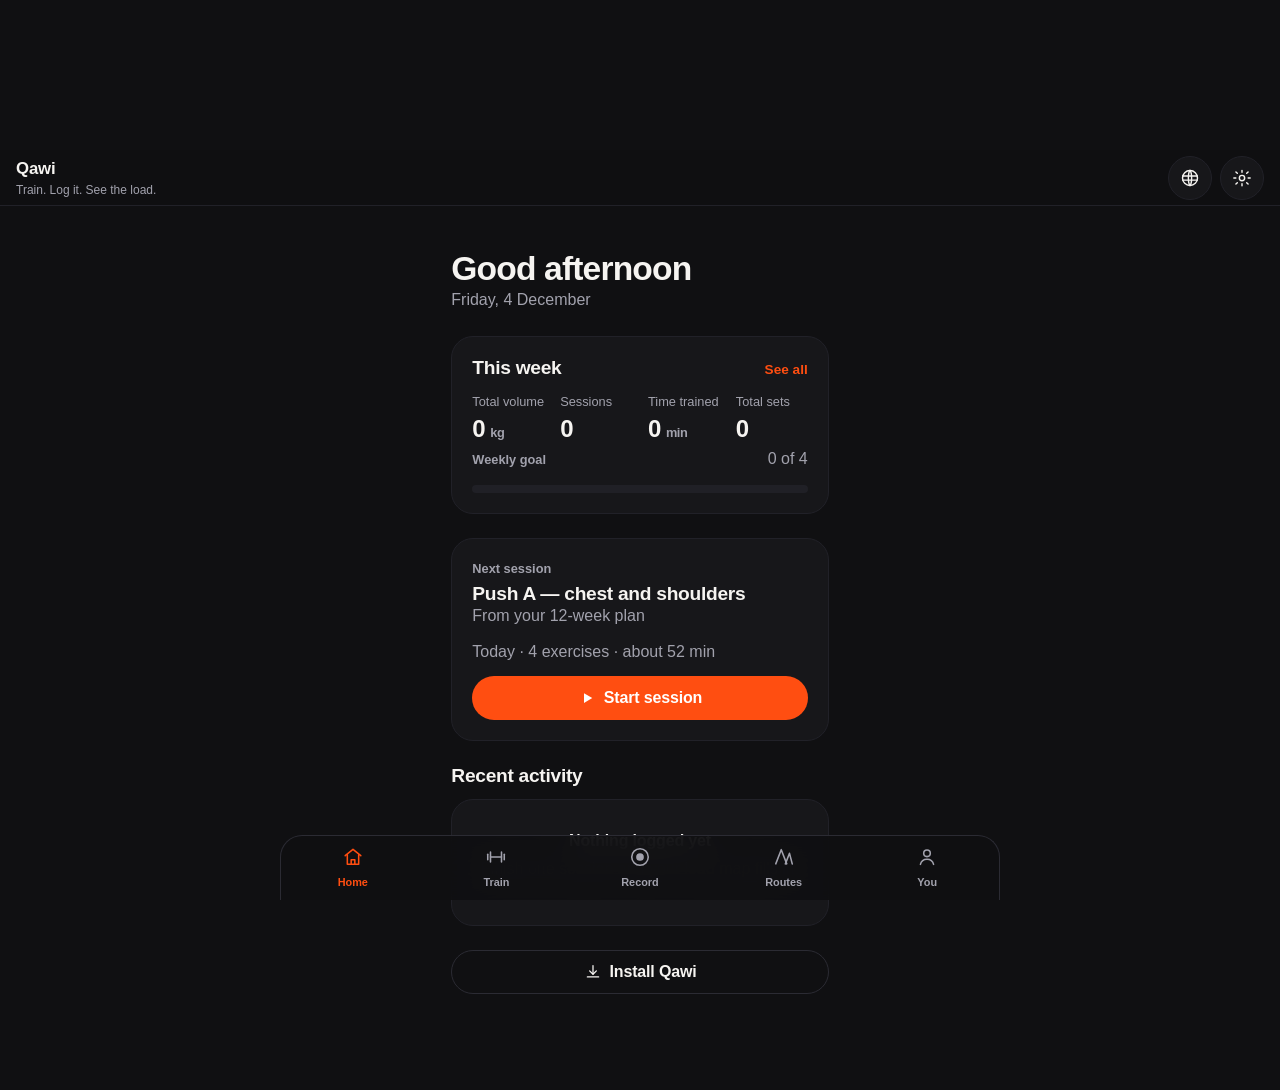
<file: index.html>
<!DOCTYPE html>
<html lang="en" dir="ltr">
<head>
  <meta charset="utf-8">
  <!-- viewport-fit=cover lets the layout extend under the notch / home
       indicator; CSS then pads with env(safe-area-inset-*). -->
  <meta name="viewport" content="width=device-width, initial-scale=1, viewport-fit=cover">
  <title>Qawi — Home</title>
  <meta name="description" content="Track every set, see which muscles carried the load, and follow a 12-week plan. Works offline.">
  <meta name="theme-color" content="#101012" media="(prefers-color-scheme: dark)">
  <meta name="theme-color" content="#ffffff" media="(prefers-color-scheme: light)">
  <meta name="color-scheme" content="dark light">

  <!-- Content Security Policy. No inline script, no third-party origin: the app
       is entirely first-party, which is what makes this policy this tight.
       In production, send these as HTTP headers as well (a meta CSP cannot
       carry frame-ancestors or report-to). -->
  <meta http-equiv="Content-Security-Policy" content="default-src 'self'; script-src 'self'; style-src 'self'; img-src 'self' data:; font-src 'self'; connect-src 'self'; manifest-src 'self'; base-uri 'none'; form-action 'self'; object-src 'none'">
  <meta name="referrer" content="strict-origin-when-cross-origin">

  <link rel="manifest" href="./manifest.webmanifest">
  <link rel="icon" href="./icons/icon.svg" type="image/svg+xml">
  <link rel="apple-touch-icon" href="./icons/apple-touch-icon.png">
  <meta name="apple-mobile-web-app-capable" content="yes">
  <meta name="apple-mobile-web-app-title" content="Qawi">
  <meta name="apple-mobile-web-app-status-bar-style" content="black-translucent">

  <link rel="stylesheet" href="./css/app.css">
  <script src="./js/boot.js"></script>
</head>
<body>
  <!-- Icon sprite. Inlined per document rather than referenced as an external
       file because WebKit's support for cross-document <use href> has been
       unreliable; inlining costs ~1 KB gzipped and always renders. -->
  <svg style="position:absolute;width:0;height:0;overflow:hidden" aria-hidden="true" focusable="false" xmlns="http://www.w3.org/2000/svg">
    <symbol id="i-home" viewBox="0 0 24 24" fill="none" stroke="currentColor" stroke-width="1.7" stroke-linecap="round" stroke-linejoin="round"><path d="M3.5 10.6 12 3.6l8.5 7"/><path d="M5.8 9.6V20h12.4V9.6"/><path d="M10 20v-5h4v5"/></symbol>
    <symbol id="i-train" viewBox="0 0 24 24" fill="none" stroke="currentColor" stroke-width="1.7" stroke-linecap="round" stroke-linejoin="round"><path d="M3 9v6"/><path d="M6 6.5v11"/><path d="M18 6.5v11"/><path d="M21 9v6"/><path d="M6 12h12"/></symbol>
    <symbol id="i-record" viewBox="0 0 24 24" fill="none" stroke="currentColor" stroke-width="1.7"><circle cx="12" cy="12" r="9"/><circle cx="12" cy="12" r="4.2" fill="currentColor" stroke="none"/></symbol>
    <symbol id="i-routes" viewBox="0 0 24 24" fill="none" stroke="currentColor" stroke-width="1.7" stroke-linecap="round" stroke-linejoin="round"><path d="M3 19.5 9 4l6 15.5"/><path d="M13.5 19.5 18 8l3 11.5"/></symbol>
    <symbol id="i-you" viewBox="0 0 24 24" fill="none" stroke="currentColor" stroke-width="1.7" stroke-linecap="round" stroke-linejoin="round"><circle cx="12" cy="8" r="3.6"/><path d="M4.8 20c.9-3.7 3.7-5.6 7.2-5.6s6.3 1.9 7.2 5.6"/></symbol>
    <symbol id="i-chevron" viewBox="0 0 24 24" fill="none" stroke="currentColor" stroke-width="2" stroke-linecap="round" stroke-linejoin="round"><path d="M15 5 8 12l7 7"/></symbol>
    <symbol id="i-globe" viewBox="0 0 24 24" fill="none" stroke="currentColor" stroke-width="1.7" stroke-linecap="round"><circle cx="12" cy="12" r="9"/><path d="M3.2 9.5h17.6M3.2 14.5h17.6"/><path d="M12 3c2.6 3 2.6 15 0 18M12 3c-2.6 3-2.6 15 0 18"/></symbol>
    <symbol id="i-gear" viewBox="0 0 24 24" fill="none" stroke="currentColor" stroke-width="1.7" stroke-linecap="round" stroke-linejoin="round"><circle cx="12" cy="12" r="3.2"/><path d="M12 2.8v2.4M12 18.8v2.4M4.6 12H2.2M21.8 12h-2.4M6.4 6.4 4.7 4.7M19.3 19.3l-1.7-1.7M17.6 6.4l1.7-1.7M4.7 19.3l1.7-1.7"/></symbol>
    <symbol id="i-play" viewBox="0 0 24 24" fill="currentColor"><path d="M8 5.5v13l11-6.5z"/></symbol>
    <symbol id="i-check" viewBox="0 0 24 24" fill="none" stroke="currentColor" stroke-width="2.2" stroke-linecap="round" stroke-linejoin="round"><path d="M4.5 12.5 9.5 17.5 19.5 7"/></symbol>
    <symbol id="i-bookmark" viewBox="0 0 24 24" fill="none" stroke="currentColor" stroke-width="1.7" stroke-linejoin="round"><path d="M6.5 4h11v16l-5.5-4-5.5 4z"/></symbol>
    <symbol id="i-install" viewBox="0 0 24 24" fill="none" stroke="currentColor" stroke-width="1.7" stroke-linecap="round" stroke-linejoin="round"><path d="M12 3.5v11"/><path d="M7.5 10.5 12 15l4.5-4.5"/><path d="M4.5 18.5h15"/></symbol>
    <symbol id="i-flame" viewBox="0 0 24 24" fill="none" stroke="currentColor" stroke-width="1.7" stroke-linejoin="round"><path d="M12 3c3 3.4 5.5 6 5.5 9.5A5.5 5.5 0 0 1 12 18a5.5 5.5 0 0 1-5.5-5.5C6.5 9 9 6.4 12 3z"/></symbol>
    <symbol id="i-clock" viewBox="0 0 24 24" fill="none" stroke="currentColor" stroke-width="1.7" stroke-linecap="round"><circle cx="12" cy="12" r="8.6"/><path d="M12 7v5.2l3.4 2"/></symbol>
  </svg>

  <a class="skip-link" href="#main" data-i18n="a11y.skip">Skip to main content</a>

  <div class="app">
    <header class="topbar">
      <div class="topbar__title">
        <span data-i18n="app.name">Qawi</span>
        <small data-i18n="app.tagline">Train. Log it. See the load.</small>
      </div>
      <button class="iconbtn" type="button" data-action="toggle-lang" data-i18n-attr="aria-label:a11y.lang">
        <svg viewBox="0 0 24 24" class="no-flip" aria-hidden="true"><use href="#i-globe"/></svg>
      </button>
      <a class="iconbtn" href="./you.html" data-i18n-attr="aria-label:a11y.settings">
        <svg viewBox="0 0 24 24" class="no-flip" aria-hidden="true"><use href="#i-gear"/></svg>
      </a>
    </header>

    <main class="main" id="main" tabindex="-1">
      <div class="banner banner--offline" role="status">
        <svg viewBox="0 0 24 24" width="18" height="18" aria-hidden="true"><use href="#i-clock"/></svg>
        <span data-i18n="common.offline">You are offline.</span>
      </div>

      <section aria-labelledby="greet">
        <h1 id="greet" data-greeting>Good evening</h1>
        <p class="muted" data-today></p>
      </section>

      <section class="card" aria-labelledby="week-h">
        <div class="section-head">
          <h2 id="week-h" data-i18n="home.thisWeek">This week</h2>
          <a href="./you.html" data-i18n="common.seeAll">See all</a>
        </div>
        <div class="stat-grid" data-week-stats></div>
        <div style="margin-block-start:var(--s5)">
          <div class="section-head" style="margin-block-end:var(--s2)">
            <span class="eyebrow" data-i18n="home.weeklyGoal">Weekly goal</span>
            <span class="num muted" data-goal-label></span>
          </div>
          <div class="meter"><div class="meter__fill" data-goal-bar style="inline-size:0%"></div></div>
        </div>
      </section>

      <section class="card" aria-labelledby="next-h">
        <p class="eyebrow" data-i18n="home.next">Next session</p>
        <h2 id="next-h" data-next-title>Push A</h2>
        <p class="hint muted" data-i18n="home.nextHint">From your 12-week plan</p>
        <p class="muted num" data-next-meta></p>
        <a class="btn btn--primary btn--block" data-next-link href="./workout.html">
          <svg viewBox="0 0 24 24" aria-hidden="true"><use href="#i-play"/></svg>
          <span data-i18n="home.startNow">Start session</span>
        </a>
      </section>

      <section aria-labelledby="recent-h">
        <div class="section-head">
          <h2 id="recent-h" data-i18n="home.recent">Recent activity</h2>
        </div>
        <div data-recent></div>
      </section>

      <button class="btn btn--ghost btn--block" data-action="install" hidden>
        <svg viewBox="0 0 24 24" aria-hidden="true"><use href="#i-install"/></svg>
        <span data-i18n="common.install">Install Qawi</span>
      </button>
    </main>

    <nav class="tabbar" aria-label="Primary" data-i18n-attr="aria-label:a11y.primary">
      <a class="tab" href="./index.html" data-tab="home">
        <svg viewBox="0 0 24 24" aria-hidden="true"><use href="#i-home"/></svg>
        <span class="tab__label" data-i18n="nav.home">nav.home</span>
      </a>
      <a class="tab" href="./train.html" data-tab="train">
        <svg viewBox="0 0 24 24" aria-hidden="true"><use href="#i-train"/></svg>
        <span class="tab__label" data-i18n="nav.train">nav.train</span>
      </a>
      <a class="tab" href="./workout.html" data-tab="record">
        <svg viewBox="0 0 24 24" aria-hidden="true"><use href="#i-record"/></svg>
        <span class="tab__label" data-i18n="nav.record">nav.record</span>
      </a>
      <a class="tab" href="./routes.html" data-tab="routes">
        <svg viewBox="0 0 24 24" aria-hidden="true"><use href="#i-routes"/></svg>
        <span class="tab__label" data-i18n="nav.routes">nav.routes</span>
      </a>
      <a class="tab" href="./you.html" data-tab="you">
        <svg viewBox="0 0 24 24" aria-hidden="true"><use href="#i-you"/></svg>
        <span class="tab__label" data-i18n="nav.you">nav.you</span>
      </a>
    </nav>
  </div>

  <div class="toast" id="toast" role="status" aria-live="polite" data-open="false"></div>

  <script type="module" src="./js/page-home.js"></script>
</body>
</html>
</file>
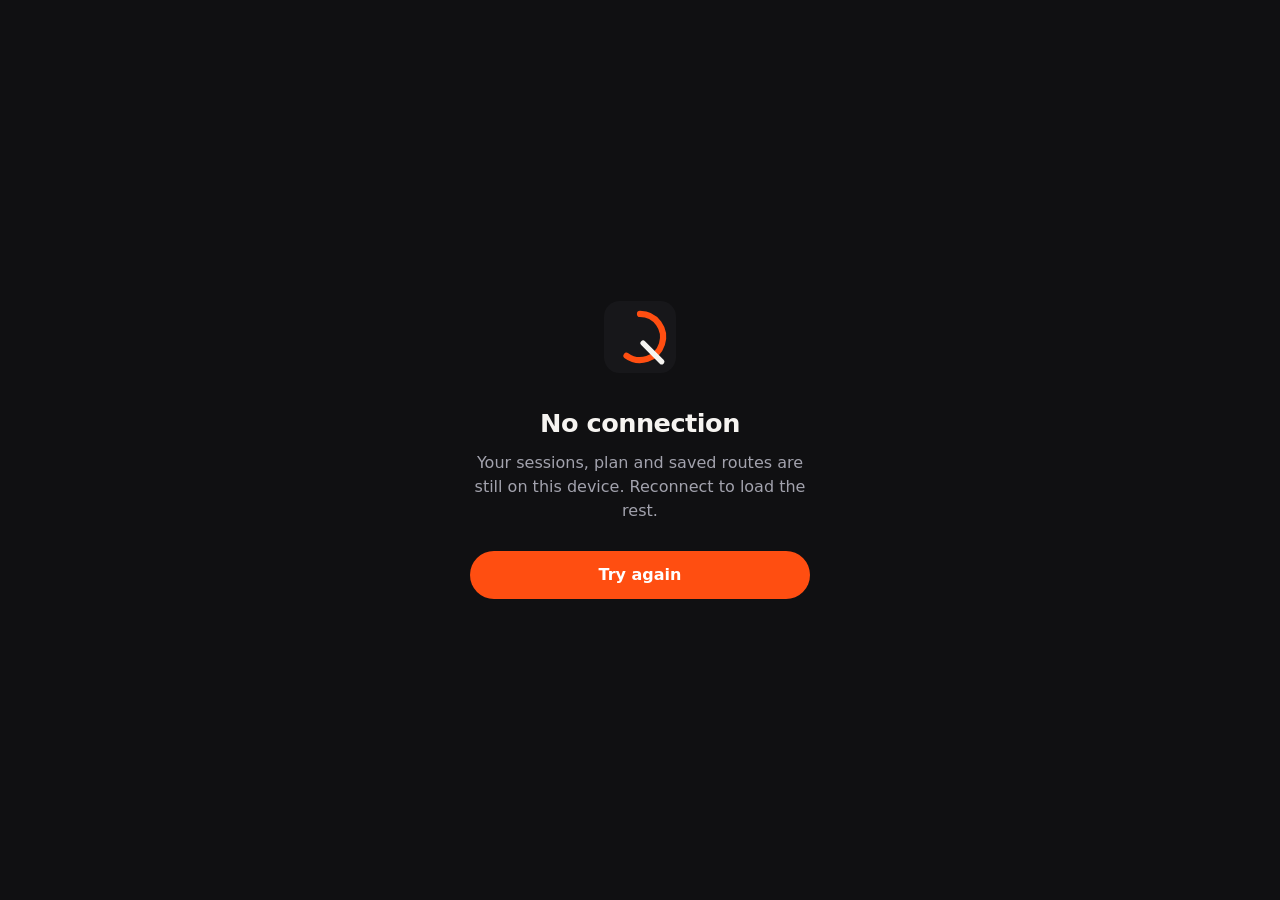
<file: offline-median.html>
<!DOCTYPE html>
<!--
  offline-median.html — for Median's *custom offline page* slot only.

  Median requires this page to be fully self-contained, because it is displayed
  with no network at all: no external stylesheet, no external script, no remote
  images. So everything here is inlined and there is one small SVG, drawn with
  markup rather than fetched.
  Ref: https://docs.median.co/docs/offline-page

  Do NOT confuse this with ./offline.html, which is the service worker's
  navigation fallback and is allowed to use the cached stylesheet and modules.
  Upload this file's contents into App Studio → Offline Page → custom page.
-->
<html lang="en" dir="ltr">
<head>
  <meta charset="utf-8">
  <meta name="viewport" content="width=device-width, initial-scale=1, viewport-fit=cover">
  <title>Qawi</title>
  <style>
    :root { color-scheme: dark; }
    * { box-sizing: border-box; }
    body {
      margin: 0; min-height: 100dvh; display: grid; place-items: center;
      padding: max(24px, env(safe-area-inset-top)) 24px max(24px, env(safe-area-inset-bottom));
      background: #101012; color: #f6f4f1; text-align: center;
      font-family: -apple-system, "Segoe UI", Roboto, system-ui, sans-serif;
      line-height: 1.5;
    }
    [lang="ar"] body, body[lang="ar"] {
      font-family: "SF Arabic", "Geeza Pro", "Noto Sans Arabic", "Dubai", Tahoma, sans-serif;
      line-height: 1.75;
    }
    .wrap { max-width: 340px; }
    h1 { font-size: 1.6rem; font-weight: 720; letter-spacing: -.02em; margin: 24px 0 8px; }
    :lang(ar) h1 { letter-spacing: 0; }
    p { color: #a2a2ad; margin: 0 0 28px; }
    button {
      display: block; width: 100%; min-height: 48px; border: 0; cursor: pointer;
      border-radius: 999px; background: #ff4e11; color: #fff;
      font: inherit; font-weight: 700;
    }
    button:focus-visible { outline: 3px solid #ff7a3d; outline-offset: 2px; }
    svg { margin-inline: auto; }
  </style>
</head>
<body>
  <div class="wrap">
    <svg width="72" height="72" viewBox="0 0 512 512" role="img" aria-label="Qawi">
      <rect width="512" height="512" rx="112" fill="#17171a"/>
      <path d="M256 92a164 164 0 1 1-96 297" fill="none" stroke="#ff4e11" stroke-width="44" stroke-linecap="round"/>
      <line x1="278" y1="300" x2="410" y2="432" stroke="#f6f4f1" stroke-width="38" stroke-linecap="round"/>
    </svg>
    <h1 id="t">No connection</h1>
    <p id="b">Your sessions, plan and saved routes are still on this device. Reconnect to load the rest.</p>
    <button id="r" type="button">Try again</button>
  </div>

  <script>
    (function () {
      var ar = (navigator.language || 'en').toLowerCase().indexOf('ar') === 0;
      if (ar) {
        document.documentElement.lang = 'ar';
        document.documentElement.dir = 'rtl';
        document.getElementById('t').textContent = 'لا يوجد اتصال';
        document.getElementById('b').textContent =
          'جلساتك وخطتك ومساراتك المحفوظة ما زالت على هذا الجهاز. أعد الاتصال لتحميل البقية.';
        document.getElementById('r').textContent = 'حاول مرة أخرى';
      }
      document.getElementById('r').addEventListener('click', function () {
        // Median's bridge reloads the webview properly; plain reload is the
        // fallback when this page is opened outside the wrapper.
        if (window.median && window.median.webview && window.median.webview.reload) {
          window.median.webview.reload();
        } else {
          location.reload();
        }
      });
    })();
  </script>
</body>
</html>
</file>
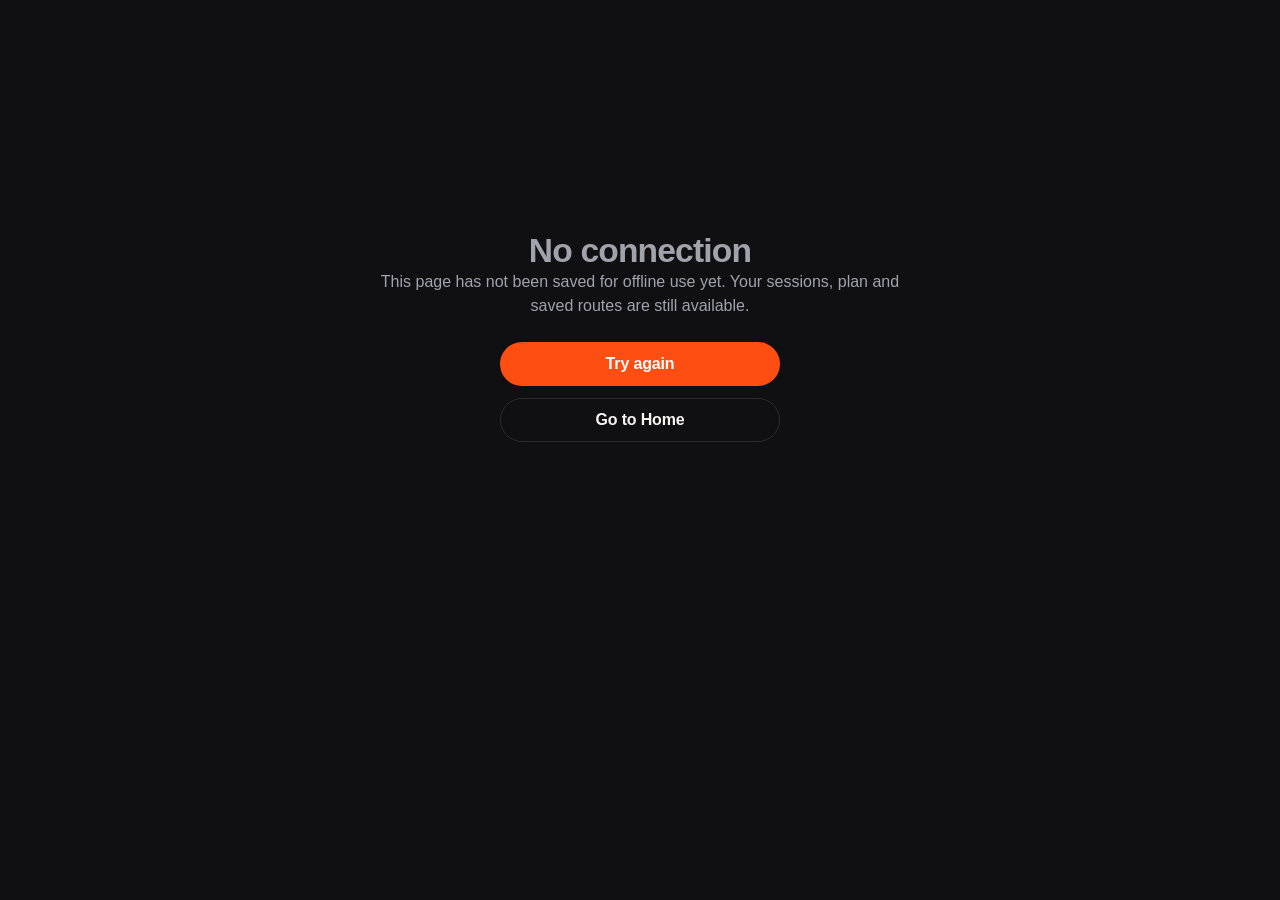
<file: offline.html>
<!DOCTYPE html>
<html lang="en" dir="ltr">
<head>
  <meta charset="utf-8">
  <meta name="viewport" content="width=device-width, initial-scale=1, viewport-fit=cover">
  <title>Qawi — No connection</title>
  <meta name="theme-color" content="#101012">
  <link rel="manifest" href="./manifest.webmanifest">
  <link rel="icon" href="./icons/icon.svg" type="image/svg+xml">
  <link rel="stylesheet" href="./css/app.css">
  <script src="./js/boot.js"></script>
</head>
<body>
  <main class="main" id="main">
    <div class="empty" style="margin-block-start:20vh">
      <h1 data-i18n="offline.title">No connection</h1>
      <p style="margin-inline:auto" data-i18n="offline.body">This page has not been saved for offline use yet.</p>
      <div style="display:grid;gap:var(--s3);max-inline-size:280px;margin-inline:auto;margin-block-start:var(--s6)">
        <button class="btn btn--primary btn--block" data-action="retry" data-i18n="offline.retry">Try again</button>
        <a class="btn btn--ghost btn--block" href="./index.html" data-i18n="offline.goHome">Go to Home</a>
      </div>
    </div>
  </main>
  <script type="module" src="./js/page-offline.js"></script>
</body>
</html>
</file>
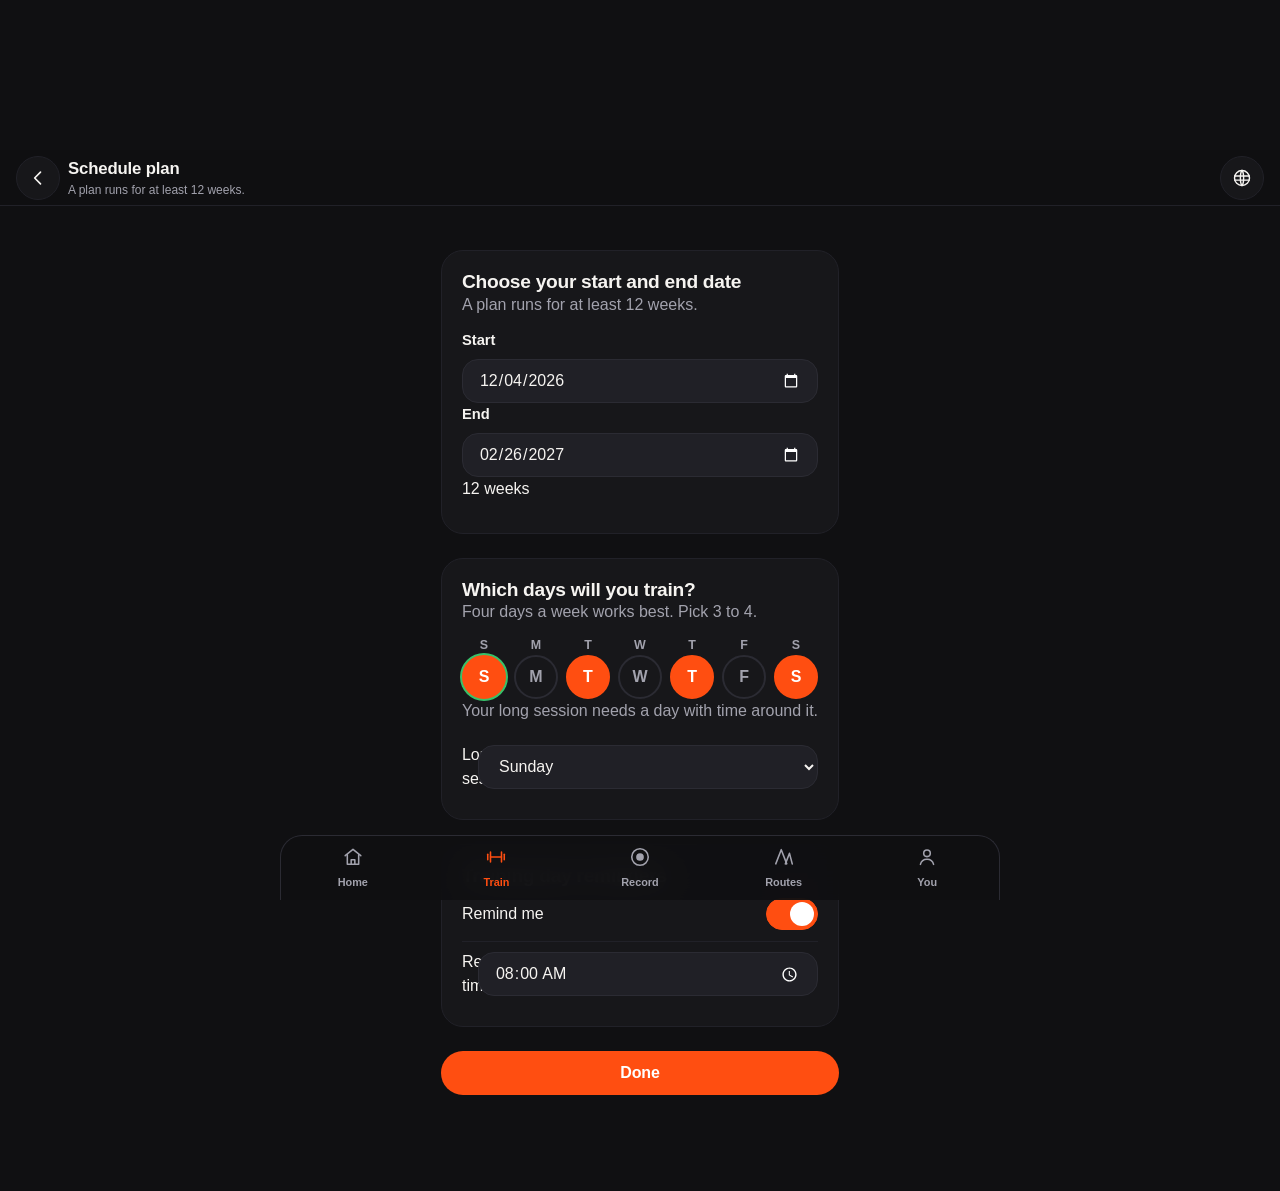
<file: plan.html>
<!DOCTYPE html>
<html lang="en" dir="ltr">
<head>
  <meta charset="utf-8">
  <!-- viewport-fit=cover lets the layout extend under the notch / home
       indicator; CSS then pads with env(safe-area-inset-*). -->
  <meta name="viewport" content="width=device-width, initial-scale=1, viewport-fit=cover">
  <title>Qawi — Schedule plan</title>
  <meta name="description" content="Build a 12-week training plan and pick your training days.">
  <meta name="theme-color" content="#101012" media="(prefers-color-scheme: dark)">
  <meta name="theme-color" content="#ffffff" media="(prefers-color-scheme: light)">
  <meta name="color-scheme" content="dark light">

  <!-- Content Security Policy. No inline script, no third-party origin: the app
       is entirely first-party, which is what makes this policy this tight.
       In production, send these as HTTP headers as well (a meta CSP cannot
       carry frame-ancestors or report-to). -->
  <meta http-equiv="Content-Security-Policy" content="default-src 'self'; script-src 'self'; style-src 'self'; img-src 'self' data:; font-src 'self'; connect-src 'self'; manifest-src 'self'; base-uri 'none'; form-action 'self'; object-src 'none'">
  <meta name="referrer" content="strict-origin-when-cross-origin">

  <link rel="manifest" href="./manifest.webmanifest">
  <link rel="icon" href="./icons/icon.svg" type="image/svg+xml">
  <link rel="apple-touch-icon" href="./icons/apple-touch-icon.png">
  <meta name="apple-mobile-web-app-capable" content="yes">
  <meta name="apple-mobile-web-app-title" content="Qawi">
  <meta name="apple-mobile-web-app-status-bar-style" content="black-translucent">

  <link rel="stylesheet" href="./css/app.css">
  <script src="./js/boot.js"></script>
</head>
<body>
  <!-- Icon sprite. Inlined per document rather than referenced as an external
       file because WebKit's support for cross-document <use href> has been
       unreliable; inlining costs ~1 KB gzipped and always renders. -->
  <svg style="position:absolute;width:0;height:0;overflow:hidden" aria-hidden="true" focusable="false" xmlns="http://www.w3.org/2000/svg">
    <symbol id="i-home" viewBox="0 0 24 24" fill="none" stroke="currentColor" stroke-width="1.7" stroke-linecap="round" stroke-linejoin="round"><path d="M3.5 10.6 12 3.6l8.5 7"/><path d="M5.8 9.6V20h12.4V9.6"/><path d="M10 20v-5h4v5"/></symbol>
    <symbol id="i-train" viewBox="0 0 24 24" fill="none" stroke="currentColor" stroke-width="1.7" stroke-linecap="round" stroke-linejoin="round"><path d="M3 9v6"/><path d="M6 6.5v11"/><path d="M18 6.5v11"/><path d="M21 9v6"/><path d="M6 12h12"/></symbol>
    <symbol id="i-record" viewBox="0 0 24 24" fill="none" stroke="currentColor" stroke-width="1.7"><circle cx="12" cy="12" r="9"/><circle cx="12" cy="12" r="4.2" fill="currentColor" stroke="none"/></symbol>
    <symbol id="i-routes" viewBox="0 0 24 24" fill="none" stroke="currentColor" stroke-width="1.7" stroke-linecap="round" stroke-linejoin="round"><path d="M3 19.5 9 4l6 15.5"/><path d="M13.5 19.5 18 8l3 11.5"/></symbol>
    <symbol id="i-you" viewBox="0 0 24 24" fill="none" stroke="currentColor" stroke-width="1.7" stroke-linecap="round" stroke-linejoin="round"><circle cx="12" cy="8" r="3.6"/><path d="M4.8 20c.9-3.7 3.7-5.6 7.2-5.6s6.3 1.9 7.2 5.6"/></symbol>
    <symbol id="i-chevron" viewBox="0 0 24 24" fill="none" stroke="currentColor" stroke-width="2" stroke-linecap="round" stroke-linejoin="round"><path d="M15 5 8 12l7 7"/></symbol>
    <symbol id="i-globe" viewBox="0 0 24 24" fill="none" stroke="currentColor" stroke-width="1.7" stroke-linecap="round"><circle cx="12" cy="12" r="9"/><path d="M3.2 9.5h17.6M3.2 14.5h17.6"/><path d="M12 3c2.6 3 2.6 15 0 18M12 3c-2.6 3-2.6 15 0 18"/></symbol>
    <symbol id="i-gear" viewBox="0 0 24 24" fill="none" stroke="currentColor" stroke-width="1.7" stroke-linecap="round" stroke-linejoin="round"><circle cx="12" cy="12" r="3.2"/><path d="M12 2.8v2.4M12 18.8v2.4M4.6 12H2.2M21.8 12h-2.4M6.4 6.4 4.7 4.7M19.3 19.3l-1.7-1.7M17.6 6.4l1.7-1.7M4.7 19.3l1.7-1.7"/></symbol>
    <symbol id="i-play" viewBox="0 0 24 24" fill="currentColor"><path d="M8 5.5v13l11-6.5z"/></symbol>
    <symbol id="i-check" viewBox="0 0 24 24" fill="none" stroke="currentColor" stroke-width="2.2" stroke-linecap="round" stroke-linejoin="round"><path d="M4.5 12.5 9.5 17.5 19.5 7"/></symbol>
    <symbol id="i-bookmark" viewBox="0 0 24 24" fill="none" stroke="currentColor" stroke-width="1.7" stroke-linejoin="round"><path d="M6.5 4h11v16l-5.5-4-5.5 4z"/></symbol>
    <symbol id="i-install" viewBox="0 0 24 24" fill="none" stroke="currentColor" stroke-width="1.7" stroke-linecap="round" stroke-linejoin="round"><path d="M12 3.5v11"/><path d="M7.5 10.5 12 15l4.5-4.5"/><path d="M4.5 18.5h15"/></symbol>
    <symbol id="i-flame" viewBox="0 0 24 24" fill="none" stroke="currentColor" stroke-width="1.7" stroke-linejoin="round"><path d="M12 3c3 3.4 5.5 6 5.5 9.5A5.5 5.5 0 0 1 12 18a5.5 5.5 0 0 1-5.5-5.5C6.5 9 9 6.4 12 3z"/></symbol>
    <symbol id="i-clock" viewBox="0 0 24 24" fill="none" stroke="currentColor" stroke-width="1.7" stroke-linecap="round"><circle cx="12" cy="12" r="8.6"/><path d="M12 7v5.2l3.4 2"/></symbol>
  </svg>

  <a class="skip-link" href="#main" data-i18n="a11y.skip">Skip to main content</a>

  <div class="app">
    <header class="topbar">
      <button class="iconbtn" type="button" data-action="back" data-i18n-attr="aria-label:a11y.back">
        <svg viewBox="0 0 24 24" aria-hidden="true"><use href="#i-chevron"/></svg>
      </button>
      <div class="topbar__title">
        <span data-i18n="plan.title">Schedule plan</span>
        <small data-i18n="plan.datesHint">At least 12 weeks</small>
      </div>
      <button class="iconbtn" type="button" data-action="toggle-lang" data-i18n-attr="aria-label:a11y.lang">
        <svg viewBox="0 0 24 24" class="no-flip" aria-hidden="true"><use href="#i-globe"/></svg>
      </button>
    </header>

    <main class="main" id="main" tabindex="-1">
      <div class="banner banner--offline" role="status">
        <svg viewBox="0 0 24 24" width="18" height="18" aria-hidden="true"><use href="#i-clock"/></svg>
        <span data-i18n="common.offline">You are offline.</span>
      </div>

      <section class="card">
        <h2 data-i18n="plan.dates">Choose your start and end date</h2>
        <p class="hint muted" data-i18n="plan.datesHint">A plan runs for at least 12 weeks.</p>
        <div style="display:grid;grid-template-columns:1fr 1fr;gap:var(--s4);margin-block-start:var(--s4)">
          <div class="field">
            <label for="start" data-i18n="plan.start">Start</label>
            <input class="input" type="date" id="start" name="start">
          </div>
          <div class="field">
            <label for="end" data-i18n="plan.end">End</label>
            <input class="input" type="date" id="end" name="end">
          </div>
        </div>
        <p class="hint num" data-span></p>
      </section>

      <section class="card">
        <h2 data-i18n="plan.daysQ">Which days will you train?</h2>
        <p class="hint muted" data-i18n="plan.daysHint">Four days a week works best.</p>
        <div class="daypicker" data-day-heads style="margin-block:var(--s4) var(--s2)"></div>
        <div class="daypicker" data-days role="group" aria-labelledby="days-label"></div>
        <span id="days-label" class="sr-only" data-i18n="plan.daysQ">Which days will you train?</span>

        <p class="hint muted" style="margin-block-start:var(--s5)" data-i18n="plan.longQ">Your long session needs a day with time around it.</p>
        <div class="row">
          <span class="row__text" data-i18n="plan.long">Long session</span>
          <select class="input" style="inline-size:auto" data-long-day aria-labelledby="days-label"></select>
        </div>
      </section>

      <section class="card">
        <h2 data-i18n="plan.reminders">Training day reminders</h2>
        <div class="row">
          <span class="row__text" id="rem-label" data-i18n="plan.enableReminder">Remind me</span>
          <span class="switch">
            <input type="checkbox" id="reminder" aria-labelledby="rem-label">
            <span class="switch__track" aria-hidden="true"></span>
          </span>
        </div>
        <div class="row">
          <label class="row__text" for="remtime" data-i18n="plan.reminderTime">Reminder time</label>
          <input class="input" style="inline-size:auto" type="time" id="remtime" value="08:00">
        </div>
      </section>

      <p role="alert" class="muted" data-plan-error></p>
      <button class="btn btn--primary btn--block" data-action="save-plan" data-i18n="common.done">Done</button>
    </main>

    <nav class="tabbar" aria-label="Primary" data-i18n-attr="aria-label:a11y.primary">
      <a class="tab" href="./index.html" data-tab="home">
        <svg viewBox="0 0 24 24" aria-hidden="true"><use href="#i-home"/></svg>
        <span class="tab__label" data-i18n="nav.home">nav.home</span>
      </a>
      <a class="tab" href="./train.html" data-tab="train">
        <svg viewBox="0 0 24 24" aria-hidden="true"><use href="#i-train"/></svg>
        <span class="tab__label" data-i18n="nav.train">nav.train</span>
      </a>
      <a class="tab" href="./workout.html" data-tab="record">
        <svg viewBox="0 0 24 24" aria-hidden="true"><use href="#i-record"/></svg>
        <span class="tab__label" data-i18n="nav.record">nav.record</span>
      </a>
      <a class="tab" href="./routes.html" data-tab="routes">
        <svg viewBox="0 0 24 24" aria-hidden="true"><use href="#i-routes"/></svg>
        <span class="tab__label" data-i18n="nav.routes">nav.routes</span>
      </a>
      <a class="tab" href="./you.html" data-tab="you">
        <svg viewBox="0 0 24 24" aria-hidden="true"><use href="#i-you"/></svg>
        <span class="tab__label" data-i18n="nav.you">nav.you</span>
      </a>
    </nav>
  </div>

  <div class="toast" id="toast" role="status" aria-live="polite" data-open="false"></div>

  <script type="module" src="./js/page-plan.js"></script>
</body>
</html>
</file>
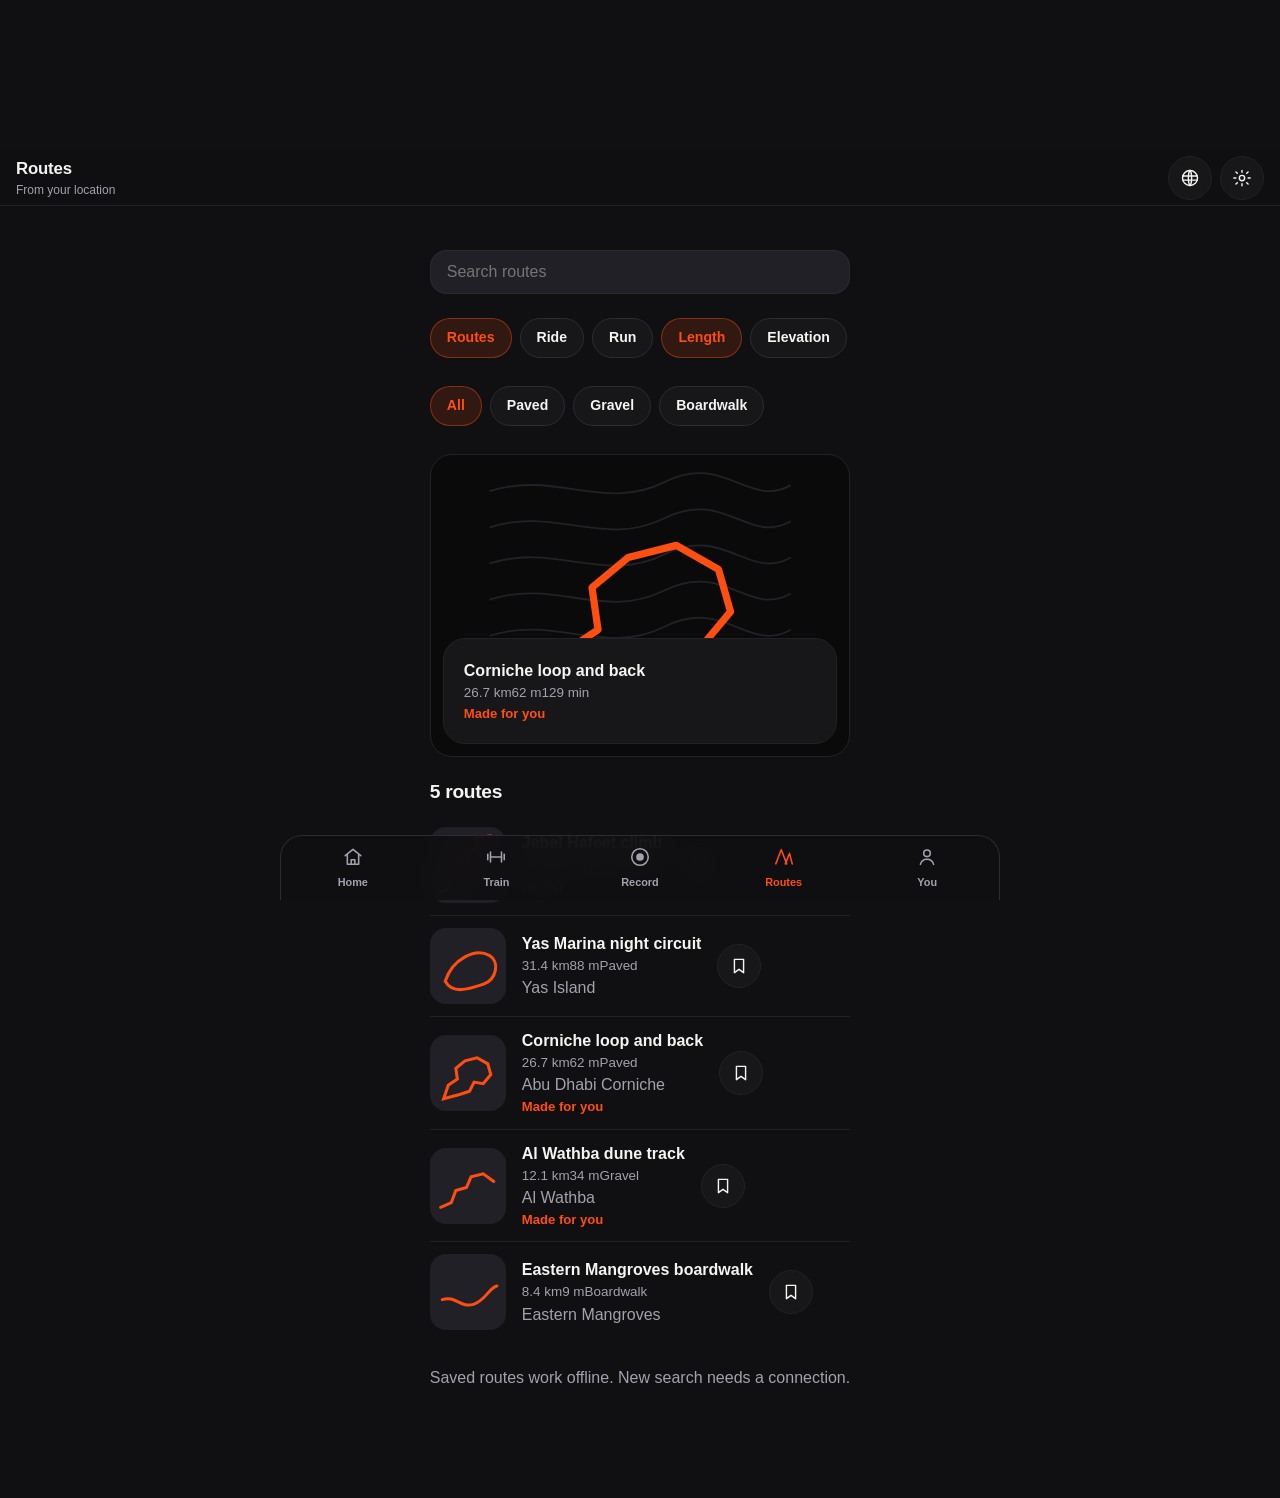
<file: routes.html>
<!DOCTYPE html>
<html lang="en" dir="ltr">
<head>
  <meta charset="utf-8">
  <!-- viewport-fit=cover lets the layout extend under the notch / home
       indicator; CSS then pads with env(safe-area-inset-*). -->
  <meta name="viewport" content="width=device-width, initial-scale=1, viewport-fit=cover">
  <title>Qawi — Routes</title>
  <meta name="description" content="Discover running and riding routes near you. Saved routes work offline.">
  <meta name="theme-color" content="#101012" media="(prefers-color-scheme: dark)">
  <meta name="theme-color" content="#ffffff" media="(prefers-color-scheme: light)">
  <meta name="color-scheme" content="dark light">

  <!-- Content Security Policy. No inline script, no third-party origin: the app
       is entirely first-party, which is what makes this policy this tight.
       In production, send these as HTTP headers as well (a meta CSP cannot
       carry frame-ancestors or report-to). -->
  <meta http-equiv="Content-Security-Policy" content="default-src 'self'; script-src 'self'; style-src 'self'; img-src 'self' data:; font-src 'self'; connect-src 'self'; manifest-src 'self'; base-uri 'none'; form-action 'self'; object-src 'none'">
  <meta name="referrer" content="strict-origin-when-cross-origin">

  <link rel="manifest" href="./manifest.webmanifest">
  <link rel="icon" href="./icons/icon.svg" type="image/svg+xml">
  <link rel="apple-touch-icon" href="./icons/apple-touch-icon.png">
  <meta name="apple-mobile-web-app-capable" content="yes">
  <meta name="apple-mobile-web-app-title" content="Qawi">
  <meta name="apple-mobile-web-app-status-bar-style" content="black-translucent">

  <link rel="stylesheet" href="./css/app.css">
  <script src="./js/boot.js"></script>
</head>
<body>
  <!-- Icon sprite. Inlined per document rather than referenced as an external
       file because WebKit's support for cross-document <use href> has been
       unreliable; inlining costs ~1 KB gzipped and always renders. -->
  <svg style="position:absolute;width:0;height:0;overflow:hidden" aria-hidden="true" focusable="false" xmlns="http://www.w3.org/2000/svg">
    <symbol id="i-home" viewBox="0 0 24 24" fill="none" stroke="currentColor" stroke-width="1.7" stroke-linecap="round" stroke-linejoin="round"><path d="M3.5 10.6 12 3.6l8.5 7"/><path d="M5.8 9.6V20h12.4V9.6"/><path d="M10 20v-5h4v5"/></symbol>
    <symbol id="i-train" viewBox="0 0 24 24" fill="none" stroke="currentColor" stroke-width="1.7" stroke-linecap="round" stroke-linejoin="round"><path d="M3 9v6"/><path d="M6 6.5v11"/><path d="M18 6.5v11"/><path d="M21 9v6"/><path d="M6 12h12"/></symbol>
    <symbol id="i-record" viewBox="0 0 24 24" fill="none" stroke="currentColor" stroke-width="1.7"><circle cx="12" cy="12" r="9"/><circle cx="12" cy="12" r="4.2" fill="currentColor" stroke="none"/></symbol>
    <symbol id="i-routes" viewBox="0 0 24 24" fill="none" stroke="currentColor" stroke-width="1.7" stroke-linecap="round" stroke-linejoin="round"><path d="M3 19.5 9 4l6 15.5"/><path d="M13.5 19.5 18 8l3 11.5"/></symbol>
    <symbol id="i-you" viewBox="0 0 24 24" fill="none" stroke="currentColor" stroke-width="1.7" stroke-linecap="round" stroke-linejoin="round"><circle cx="12" cy="8" r="3.6"/><path d="M4.8 20c.9-3.7 3.7-5.6 7.2-5.6s6.3 1.9 7.2 5.6"/></symbol>
    <symbol id="i-chevron" viewBox="0 0 24 24" fill="none" stroke="currentColor" stroke-width="2" stroke-linecap="round" stroke-linejoin="round"><path d="M15 5 8 12l7 7"/></symbol>
    <symbol id="i-globe" viewBox="0 0 24 24" fill="none" stroke="currentColor" stroke-width="1.7" stroke-linecap="round"><circle cx="12" cy="12" r="9"/><path d="M3.2 9.5h17.6M3.2 14.5h17.6"/><path d="M12 3c2.6 3 2.6 15 0 18M12 3c-2.6 3-2.6 15 0 18"/></symbol>
    <symbol id="i-gear" viewBox="0 0 24 24" fill="none" stroke="currentColor" stroke-width="1.7" stroke-linecap="round" stroke-linejoin="round"><circle cx="12" cy="12" r="3.2"/><path d="M12 2.8v2.4M12 18.8v2.4M4.6 12H2.2M21.8 12h-2.4M6.4 6.4 4.7 4.7M19.3 19.3l-1.7-1.7M17.6 6.4l1.7-1.7M4.7 19.3l1.7-1.7"/></symbol>
    <symbol id="i-play" viewBox="0 0 24 24" fill="currentColor"><path d="M8 5.5v13l11-6.5z"/></symbol>
    <symbol id="i-check" viewBox="0 0 24 24" fill="none" stroke="currentColor" stroke-width="2.2" stroke-linecap="round" stroke-linejoin="round"><path d="M4.5 12.5 9.5 17.5 19.5 7"/></symbol>
    <symbol id="i-bookmark" viewBox="0 0 24 24" fill="none" stroke="currentColor" stroke-width="1.7" stroke-linejoin="round"><path d="M6.5 4h11v16l-5.5-4-5.5 4z"/></symbol>
    <symbol id="i-install" viewBox="0 0 24 24" fill="none" stroke="currentColor" stroke-width="1.7" stroke-linecap="round" stroke-linejoin="round"><path d="M12 3.5v11"/><path d="M7.5 10.5 12 15l4.5-4.5"/><path d="M4.5 18.5h15"/></symbol>
    <symbol id="i-flame" viewBox="0 0 24 24" fill="none" stroke="currentColor" stroke-width="1.7" stroke-linejoin="round"><path d="M12 3c3 3.4 5.5 6 5.5 9.5A5.5 5.5 0 0 1 12 18a5.5 5.5 0 0 1-5.5-5.5C6.5 9 9 6.4 12 3z"/></symbol>
    <symbol id="i-clock" viewBox="0 0 24 24" fill="none" stroke="currentColor" stroke-width="1.7" stroke-linecap="round"><circle cx="12" cy="12" r="8.6"/><path d="M12 7v5.2l3.4 2"/></symbol>
  </svg>

  <a class="skip-link" href="#main" data-i18n="a11y.skip">Skip to main content</a>

  <div class="app">
    <header class="topbar">
      <div class="topbar__title">
        <span data-i18n="routes.title">Routes</span>
        <small data-i18n="routes.fromLocation">From your location</small>
      </div>
      <button class="iconbtn" type="button" data-action="toggle-lang" data-i18n-attr="aria-label:a11y.lang">
        <svg viewBox="0 0 24 24" class="no-flip" aria-hidden="true"><use href="#i-globe"/></svg>
      </button>
      <a class="iconbtn" href="./you.html" data-i18n-attr="aria-label:a11y.settings">
        <svg viewBox="0 0 24 24" class="no-flip" aria-hidden="true"><use href="#i-gear"/></svg>
      </a>
    </header>

    <main class="main" id="main" tabindex="-1">
      <div class="banner banner--offline" role="status">
        <svg viewBox="0 0 24 24" width="18" height="18" aria-hidden="true"><use href="#i-clock"/></svg>
        <span data-i18n="common.offline">You are offline.</span>
      </div>

      <div class="field">
        <label class="sr-only" for="q" data-i18n="routes.search">Search routes</label>
        <input class="input" type="search" id="q" data-i18n-attr="placeholder:routes.search" placeholder="Search routes">
      </div>

      <div class="chips" role="group" data-i18n-attr="aria-label:routes.filterRoutes" data-route-filters></div>
      <div class="chips" role="group" data-i18n-attr="aria-label:routes.surface" data-surface-filters></div>

      <div class="mapcanvas" data-map></div>

      <section aria-live="polite">
        <div class="section-head">
          <h2 class="num" data-route-count></h2>
        </div>
        <div data-routes></div>
      </section>

      <p class="muted" style="font-size:.84rem" data-i18n="routes.offlineNote">Saved routes work offline.</p>
    </main>

    <nav class="tabbar" aria-label="Primary" data-i18n-attr="aria-label:a11y.primary">
      <a class="tab" href="./index.html" data-tab="home">
        <svg viewBox="0 0 24 24" aria-hidden="true"><use href="#i-home"/></svg>
        <span class="tab__label" data-i18n="nav.home">nav.home</span>
      </a>
      <a class="tab" href="./train.html" data-tab="train">
        <svg viewBox="0 0 24 24" aria-hidden="true"><use href="#i-train"/></svg>
        <span class="tab__label" data-i18n="nav.train">nav.train</span>
      </a>
      <a class="tab" href="./workout.html" data-tab="record">
        <svg viewBox="0 0 24 24" aria-hidden="true"><use href="#i-record"/></svg>
        <span class="tab__label" data-i18n="nav.record">nav.record</span>
      </a>
      <a class="tab" href="./routes.html" data-tab="routes">
        <svg viewBox="0 0 24 24" aria-hidden="true"><use href="#i-routes"/></svg>
        <span class="tab__label" data-i18n="nav.routes">nav.routes</span>
      </a>
      <a class="tab" href="./you.html" data-tab="you">
        <svg viewBox="0 0 24 24" aria-hidden="true"><use href="#i-you"/></svg>
        <span class="tab__label" data-i18n="nav.you">nav.you</span>
      </a>
    </nav>
  </div>

  <div class="toast" id="toast" role="status" aria-live="polite" data-open="false"></div>

  <script type="module" src="./js/page-routes.js"></script>
</body>
</html>
</file>
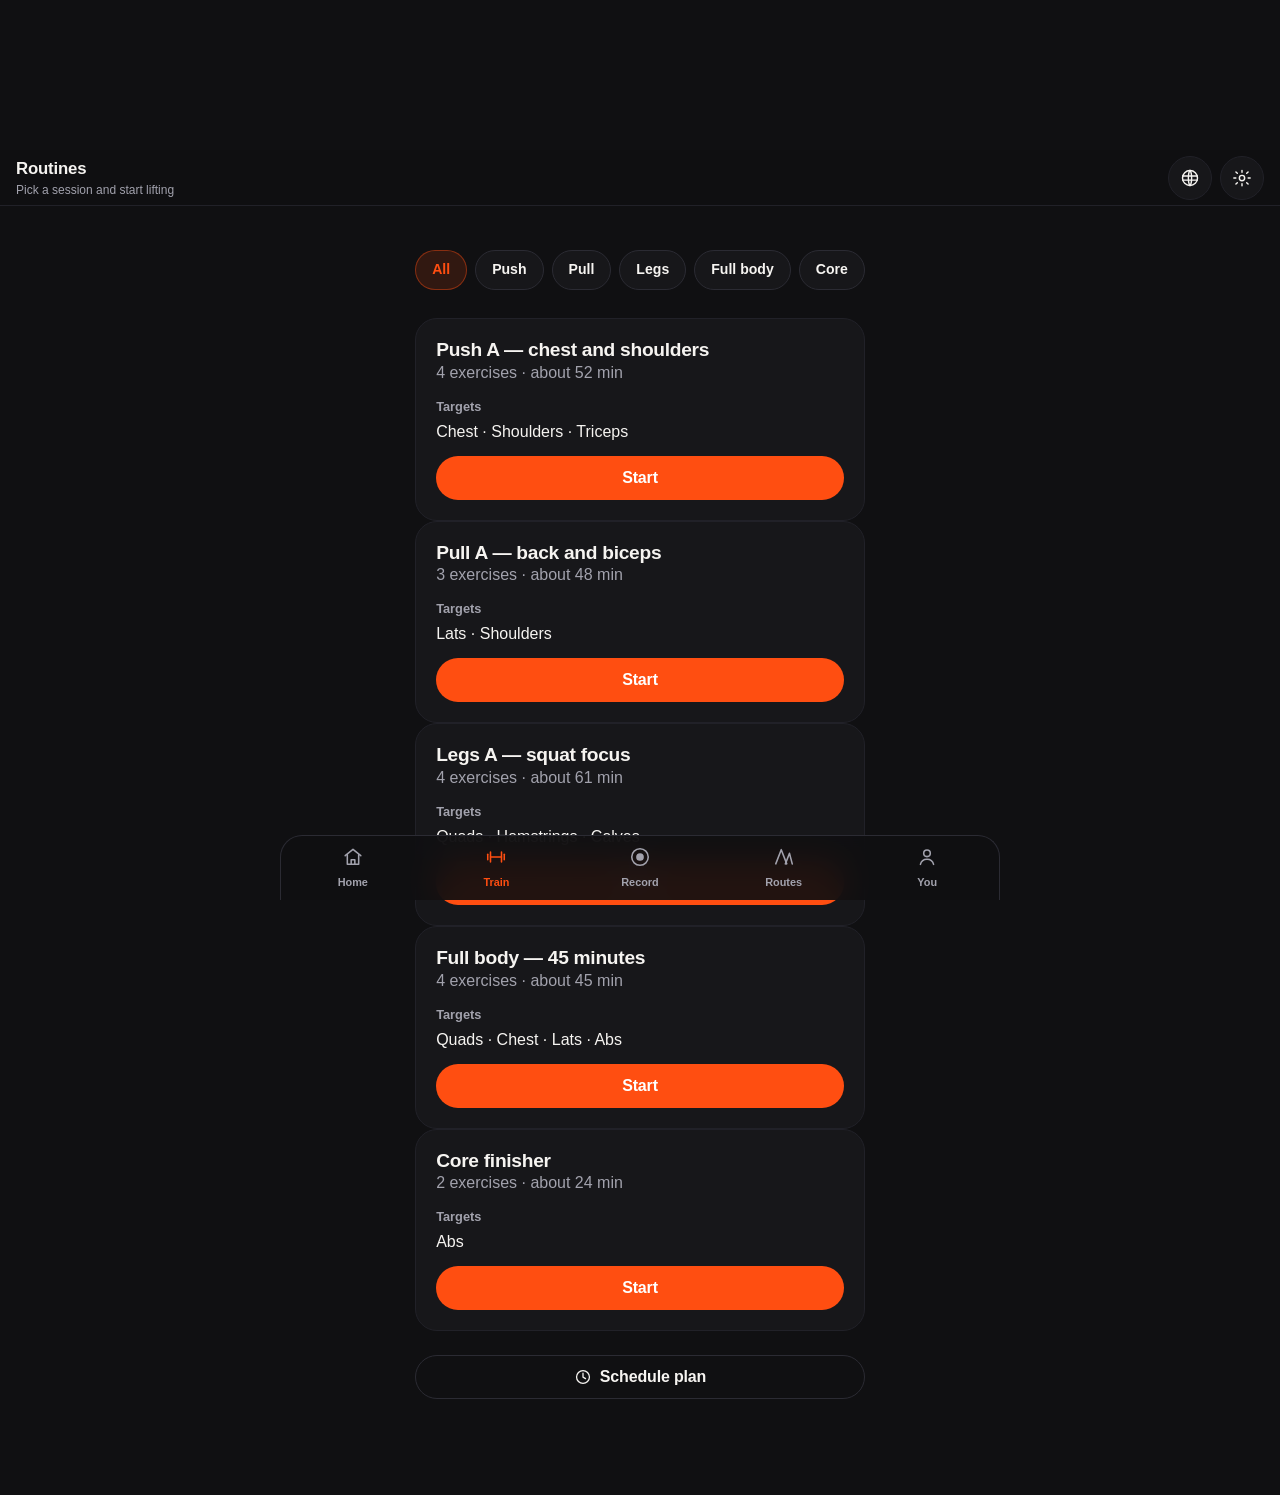
<file: train.html>
<!DOCTYPE html>
<html lang="en" dir="ltr">
<head>
  <meta charset="utf-8">
  <!-- viewport-fit=cover lets the layout extend under the notch / home
       indicator; CSS then pads with env(safe-area-inset-*). -->
  <meta name="viewport" content="width=device-width, initial-scale=1, viewport-fit=cover">
  <title>Qawi — Routines</title>
  <meta name="description" content="Choose a training session: push, pull, legs, full body or core.">
  <meta name="theme-color" content="#101012" media="(prefers-color-scheme: dark)">
  <meta name="theme-color" content="#ffffff" media="(prefers-color-scheme: light)">
  <meta name="color-scheme" content="dark light">

  <!-- Content Security Policy. No inline script, no third-party origin: the app
       is entirely first-party, which is what makes this policy this tight.
       In production, send these as HTTP headers as well (a meta CSP cannot
       carry frame-ancestors or report-to). -->
  <meta http-equiv="Content-Security-Policy" content="default-src 'self'; script-src 'self'; style-src 'self'; img-src 'self' data:; font-src 'self'; connect-src 'self'; manifest-src 'self'; base-uri 'none'; form-action 'self'; object-src 'none'">
  <meta name="referrer" content="strict-origin-when-cross-origin">

  <link rel="manifest" href="./manifest.webmanifest">
  <link rel="icon" href="./icons/icon.svg" type="image/svg+xml">
  <link rel="apple-touch-icon" href="./icons/apple-touch-icon.png">
  <meta name="apple-mobile-web-app-capable" content="yes">
  <meta name="apple-mobile-web-app-title" content="Qawi">
  <meta name="apple-mobile-web-app-status-bar-style" content="black-translucent">

  <link rel="stylesheet" href="./css/app.css">
  <script src="./js/boot.js"></script>
</head>
<body>
  <!-- Icon sprite. Inlined per document rather than referenced as an external
       file because WebKit's support for cross-document <use href> has been
       unreliable; inlining costs ~1 KB gzipped and always renders. -->
  <svg style="position:absolute;width:0;height:0;overflow:hidden" aria-hidden="true" focusable="false" xmlns="http://www.w3.org/2000/svg">
    <symbol id="i-home" viewBox="0 0 24 24" fill="none" stroke="currentColor" stroke-width="1.7" stroke-linecap="round" stroke-linejoin="round"><path d="M3.5 10.6 12 3.6l8.5 7"/><path d="M5.8 9.6V20h12.4V9.6"/><path d="M10 20v-5h4v5"/></symbol>
    <symbol id="i-train" viewBox="0 0 24 24" fill="none" stroke="currentColor" stroke-width="1.7" stroke-linecap="round" stroke-linejoin="round"><path d="M3 9v6"/><path d="M6 6.5v11"/><path d="M18 6.5v11"/><path d="M21 9v6"/><path d="M6 12h12"/></symbol>
    <symbol id="i-record" viewBox="0 0 24 24" fill="none" stroke="currentColor" stroke-width="1.7"><circle cx="12" cy="12" r="9"/><circle cx="12" cy="12" r="4.2" fill="currentColor" stroke="none"/></symbol>
    <symbol id="i-routes" viewBox="0 0 24 24" fill="none" stroke="currentColor" stroke-width="1.7" stroke-linecap="round" stroke-linejoin="round"><path d="M3 19.5 9 4l6 15.5"/><path d="M13.5 19.5 18 8l3 11.5"/></symbol>
    <symbol id="i-you" viewBox="0 0 24 24" fill="none" stroke="currentColor" stroke-width="1.7" stroke-linecap="round" stroke-linejoin="round"><circle cx="12" cy="8" r="3.6"/><path d="M4.8 20c.9-3.7 3.7-5.6 7.2-5.6s6.3 1.9 7.2 5.6"/></symbol>
    <symbol id="i-chevron" viewBox="0 0 24 24" fill="none" stroke="currentColor" stroke-width="2" stroke-linecap="round" stroke-linejoin="round"><path d="M15 5 8 12l7 7"/></symbol>
    <symbol id="i-globe" viewBox="0 0 24 24" fill="none" stroke="currentColor" stroke-width="1.7" stroke-linecap="round"><circle cx="12" cy="12" r="9"/><path d="M3.2 9.5h17.6M3.2 14.5h17.6"/><path d="M12 3c2.6 3 2.6 15 0 18M12 3c-2.6 3-2.6 15 0 18"/></symbol>
    <symbol id="i-gear" viewBox="0 0 24 24" fill="none" stroke="currentColor" stroke-width="1.7" stroke-linecap="round" stroke-linejoin="round"><circle cx="12" cy="12" r="3.2"/><path d="M12 2.8v2.4M12 18.8v2.4M4.6 12H2.2M21.8 12h-2.4M6.4 6.4 4.7 4.7M19.3 19.3l-1.7-1.7M17.6 6.4l1.7-1.7M4.7 19.3l1.7-1.7"/></symbol>
    <symbol id="i-play" viewBox="0 0 24 24" fill="currentColor"><path d="M8 5.5v13l11-6.5z"/></symbol>
    <symbol id="i-check" viewBox="0 0 24 24" fill="none" stroke="currentColor" stroke-width="2.2" stroke-linecap="round" stroke-linejoin="round"><path d="M4.5 12.5 9.5 17.5 19.5 7"/></symbol>
    <symbol id="i-bookmark" viewBox="0 0 24 24" fill="none" stroke="currentColor" stroke-width="1.7" stroke-linejoin="round"><path d="M6.5 4h11v16l-5.5-4-5.5 4z"/></symbol>
    <symbol id="i-install" viewBox="0 0 24 24" fill="none" stroke="currentColor" stroke-width="1.7" stroke-linecap="round" stroke-linejoin="round"><path d="M12 3.5v11"/><path d="M7.5 10.5 12 15l4.5-4.5"/><path d="M4.5 18.5h15"/></symbol>
    <symbol id="i-flame" viewBox="0 0 24 24" fill="none" stroke="currentColor" stroke-width="1.7" stroke-linejoin="round"><path d="M12 3c3 3.4 5.5 6 5.5 9.5A5.5 5.5 0 0 1 12 18a5.5 5.5 0 0 1-5.5-5.5C6.5 9 9 6.4 12 3z"/></symbol>
    <symbol id="i-clock" viewBox="0 0 24 24" fill="none" stroke="currentColor" stroke-width="1.7" stroke-linecap="round"><circle cx="12" cy="12" r="8.6"/><path d="M12 7v5.2l3.4 2"/></symbol>
  </svg>

  <a class="skip-link" href="#main" data-i18n="a11y.skip">Skip to main content</a>

  <div class="app">
    <header class="topbar">
      <div class="topbar__title">
        <span data-i18n="train.title">Routines</span>
        <small data-i18n="train.subtitle">Pick a session and start lifting</small>
      </div>
      <button class="iconbtn" type="button" data-action="toggle-lang" data-i18n-attr="aria-label:a11y.lang">
        <svg viewBox="0 0 24 24" class="no-flip" aria-hidden="true"><use href="#i-globe"/></svg>
      </button>
      <a class="iconbtn" href="./you.html" data-i18n-attr="aria-label:a11y.settings">
        <svg viewBox="0 0 24 24" class="no-flip" aria-hidden="true"><use href="#i-gear"/></svg>
      </a>
    </header>

    <main class="main" id="main" tabindex="-1">
      <div class="banner banner--offline" role="status">
        <svg viewBox="0 0 24 24" width="18" height="18" aria-hidden="true"><use href="#i-clock"/></svg>
        <span data-i18n="common.offline">You are offline.</span>
      </div>

      <div class="chips" role="group" data-i18n-attr="aria-label:train.title" data-filters></div>
      <section aria-live="polite" data-routines></section>

      <a class="btn btn--ghost btn--block" href="./plan.html">
        <svg viewBox="0 0 24 24" aria-hidden="true"><use href="#i-clock"/></svg>
        <span data-i18n="plan.title">Schedule plan</span>
      </a>
    </main>

    <nav class="tabbar" aria-label="Primary" data-i18n-attr="aria-label:a11y.primary">
      <a class="tab" href="./index.html" data-tab="home">
        <svg viewBox="0 0 24 24" aria-hidden="true"><use href="#i-home"/></svg>
        <span class="tab__label" data-i18n="nav.home">nav.home</span>
      </a>
      <a class="tab" href="./train.html" data-tab="train">
        <svg viewBox="0 0 24 24" aria-hidden="true"><use href="#i-train"/></svg>
        <span class="tab__label" data-i18n="nav.train">nav.train</span>
      </a>
      <a class="tab" href="./workout.html" data-tab="record">
        <svg viewBox="0 0 24 24" aria-hidden="true"><use href="#i-record"/></svg>
        <span class="tab__label" data-i18n="nav.record">nav.record</span>
      </a>
      <a class="tab" href="./routes.html" data-tab="routes">
        <svg viewBox="0 0 24 24" aria-hidden="true"><use href="#i-routes"/></svg>
        <span class="tab__label" data-i18n="nav.routes">nav.routes</span>
      </a>
      <a class="tab" href="./you.html" data-tab="you">
        <svg viewBox="0 0 24 24" aria-hidden="true"><use href="#i-you"/></svg>
        <span class="tab__label" data-i18n="nav.you">nav.you</span>
      </a>
    </nav>
  </div>

  <div class="toast" id="toast" role="status" aria-live="polite" data-open="false"></div>

  <script type="module" src="./js/page-train.js"></script>
</body>
</html>
</file>
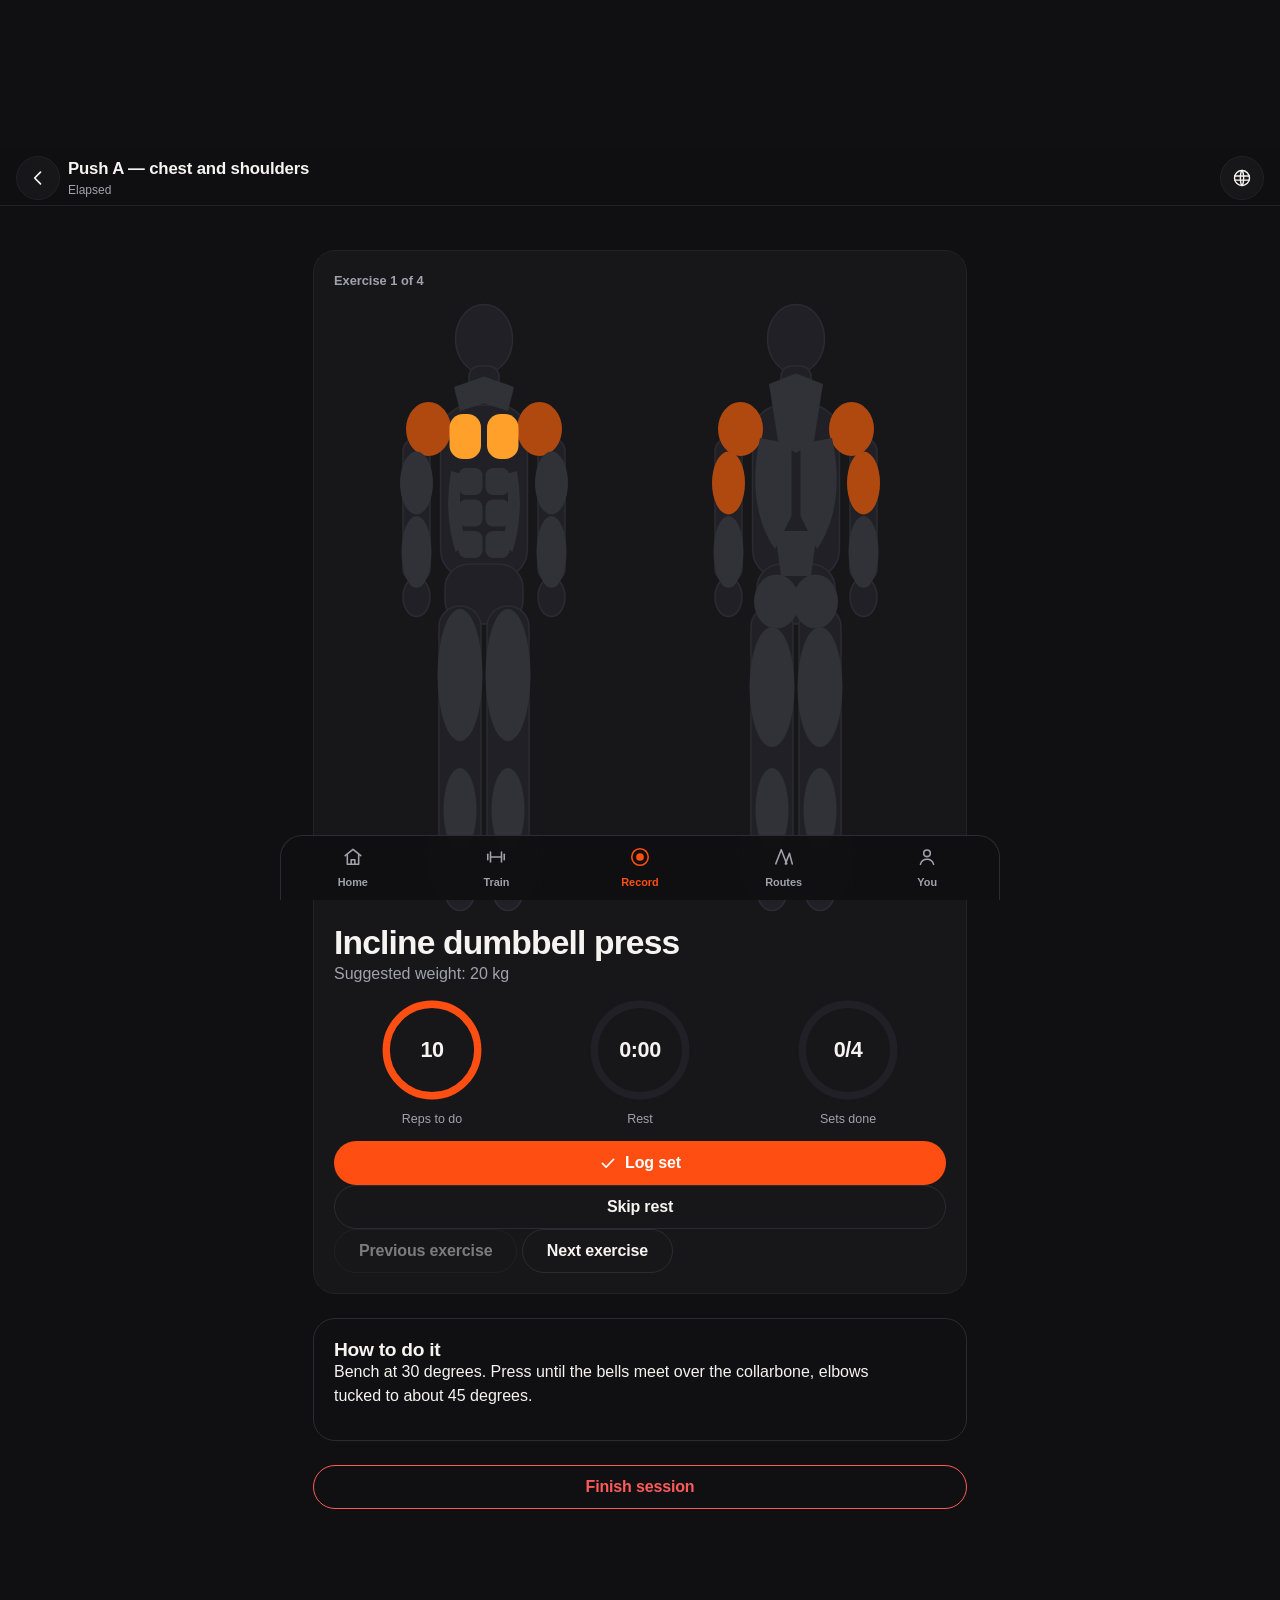
<file: workout.html>
<!DOCTYPE html>
<html lang="en" dir="ltr">
<head>
  <meta charset="utf-8">
  <!-- viewport-fit=cover lets the layout extend under the notch / home
       indicator; CSS then pads with env(safe-area-inset-*). -->
  <meta name="viewport" content="width=device-width, initial-scale=1, viewport-fit=cover">
  <title>Qawi — Session</title>
  <meta name="description" content="Guided sets, rest timer and set logging. Works with no connection.">
  <meta name="theme-color" content="#101012" media="(prefers-color-scheme: dark)">
  <meta name="theme-color" content="#ffffff" media="(prefers-color-scheme: light)">
  <meta name="color-scheme" content="dark light">

  <!-- Content Security Policy. No inline script, no third-party origin: the app
       is entirely first-party, which is what makes this policy this tight.
       In production, send these as HTTP headers as well (a meta CSP cannot
       carry frame-ancestors or report-to). -->
  <meta http-equiv="Content-Security-Policy" content="default-src 'self'; script-src 'self'; style-src 'self'; img-src 'self' data:; font-src 'self'; connect-src 'self'; manifest-src 'self'; base-uri 'none'; form-action 'self'; object-src 'none'">
  <meta name="referrer" content="strict-origin-when-cross-origin">

  <link rel="manifest" href="./manifest.webmanifest">
  <link rel="icon" href="./icons/icon.svg" type="image/svg+xml">
  <link rel="apple-touch-icon" href="./icons/apple-touch-icon.png">
  <meta name="apple-mobile-web-app-capable" content="yes">
  <meta name="apple-mobile-web-app-title" content="Qawi">
  <meta name="apple-mobile-web-app-status-bar-style" content="black-translucent">

  <link rel="stylesheet" href="./css/app.css">
  <script src="./js/boot.js"></script>
</head>
<body>
  <!-- Icon sprite. Inlined per document rather than referenced as an external
       file because WebKit's support for cross-document <use href> has been
       unreliable; inlining costs ~1 KB gzipped and always renders. -->
  <svg style="position:absolute;width:0;height:0;overflow:hidden" aria-hidden="true" focusable="false" xmlns="http://www.w3.org/2000/svg">
    <symbol id="i-home" viewBox="0 0 24 24" fill="none" stroke="currentColor" stroke-width="1.7" stroke-linecap="round" stroke-linejoin="round"><path d="M3.5 10.6 12 3.6l8.5 7"/><path d="M5.8 9.6V20h12.4V9.6"/><path d="M10 20v-5h4v5"/></symbol>
    <symbol id="i-train" viewBox="0 0 24 24" fill="none" stroke="currentColor" stroke-width="1.7" stroke-linecap="round" stroke-linejoin="round"><path d="M3 9v6"/><path d="M6 6.5v11"/><path d="M18 6.5v11"/><path d="M21 9v6"/><path d="M6 12h12"/></symbol>
    <symbol id="i-record" viewBox="0 0 24 24" fill="none" stroke="currentColor" stroke-width="1.7"><circle cx="12" cy="12" r="9"/><circle cx="12" cy="12" r="4.2" fill="currentColor" stroke="none"/></symbol>
    <symbol id="i-routes" viewBox="0 0 24 24" fill="none" stroke="currentColor" stroke-width="1.7" stroke-linecap="round" stroke-linejoin="round"><path d="M3 19.5 9 4l6 15.5"/><path d="M13.5 19.5 18 8l3 11.5"/></symbol>
    <symbol id="i-you" viewBox="0 0 24 24" fill="none" stroke="currentColor" stroke-width="1.7" stroke-linecap="round" stroke-linejoin="round"><circle cx="12" cy="8" r="3.6"/><path d="M4.8 20c.9-3.7 3.7-5.6 7.2-5.6s6.3 1.9 7.2 5.6"/></symbol>
    <symbol id="i-chevron" viewBox="0 0 24 24" fill="none" stroke="currentColor" stroke-width="2" stroke-linecap="round" stroke-linejoin="round"><path d="M15 5 8 12l7 7"/></symbol>
    <symbol id="i-globe" viewBox="0 0 24 24" fill="none" stroke="currentColor" stroke-width="1.7" stroke-linecap="round"><circle cx="12" cy="12" r="9"/><path d="M3.2 9.5h17.6M3.2 14.5h17.6"/><path d="M12 3c2.6 3 2.6 15 0 18M12 3c-2.6 3-2.6 15 0 18"/></symbol>
    <symbol id="i-gear" viewBox="0 0 24 24" fill="none" stroke="currentColor" stroke-width="1.7" stroke-linecap="round" stroke-linejoin="round"><circle cx="12" cy="12" r="3.2"/><path d="M12 2.8v2.4M12 18.8v2.4M4.6 12H2.2M21.8 12h-2.4M6.4 6.4 4.7 4.7M19.3 19.3l-1.7-1.7M17.6 6.4l1.7-1.7M4.7 19.3l1.7-1.7"/></symbol>
    <symbol id="i-play" viewBox="0 0 24 24" fill="currentColor"><path d="M8 5.5v13l11-6.5z"/></symbol>
    <symbol id="i-check" viewBox="0 0 24 24" fill="none" stroke="currentColor" stroke-width="2.2" stroke-linecap="round" stroke-linejoin="round"><path d="M4.5 12.5 9.5 17.5 19.5 7"/></symbol>
    <symbol id="i-bookmark" viewBox="0 0 24 24" fill="none" stroke="currentColor" stroke-width="1.7" stroke-linejoin="round"><path d="M6.5 4h11v16l-5.5-4-5.5 4z"/></symbol>
    <symbol id="i-install" viewBox="0 0 24 24" fill="none" stroke="currentColor" stroke-width="1.7" stroke-linecap="round" stroke-linejoin="round"><path d="M12 3.5v11"/><path d="M7.5 10.5 12 15l4.5-4.5"/><path d="M4.5 18.5h15"/></symbol>
    <symbol id="i-flame" viewBox="0 0 24 24" fill="none" stroke="currentColor" stroke-width="1.7" stroke-linejoin="round"><path d="M12 3c3 3.4 5.5 6 5.5 9.5A5.5 5.5 0 0 1 12 18a5.5 5.5 0 0 1-5.5-5.5C6.5 9 9 6.4 12 3z"/></symbol>
    <symbol id="i-clock" viewBox="0 0 24 24" fill="none" stroke="currentColor" stroke-width="1.7" stroke-linecap="round"><circle cx="12" cy="12" r="8.6"/><path d="M12 7v5.2l3.4 2"/></symbol>
  </svg>

  <a class="skip-link" href="#main" data-i18n="a11y.skip">Skip to main content</a>

  <div class="app">
    <header class="topbar">
      <button class="iconbtn" type="button" data-action="back" data-i18n-attr="aria-label:a11y.back">
        <svg viewBox="0 0 24 24" aria-hidden="true"><use href="#i-chevron"/></svg>
      </button>
      <div class="topbar__title">
        <span data-i18n="workout.resting">Session</span>
        <small data-i18n="workout.elapsed">Elapsed</small>
      </div>
      <button class="iconbtn" type="button" data-action="toggle-lang" data-i18n-attr="aria-label:a11y.lang">
        <svg viewBox="0 0 24 24" class="no-flip" aria-hidden="true"><use href="#i-globe"/></svg>
      </button>
    </header>

    <main class="main" id="main" tabindex="-1">
      <div class="banner banner--offline" role="status">
        <svg viewBox="0 0 24 24" width="18" height="18" aria-hidden="true"><use href="#i-clock"/></svg>
        <span data-i18n="common.offline">You are offline.</span>
      </div>

      <section class="card" aria-labelledby="ex-h">
        <p class="eyebrow num" data-progress>Exercise 1 of 4</p>
        <div class="bodymap" data-target-map style="grid-template-columns:1fr 1fr;max-inline-size:280px;margin-inline:auto"></div>
        <h1 id="ex-h" data-ex-name style="margin-block-start:var(--s4)">Exercise</h1>
        <p class="muted num" data-ex-weight></p>

        <div class="rings" style="margin-block-start:var(--s5)">
          <div>
            <div class="ring">
              <svg viewBox="0 0 100 100" aria-hidden="true">
                <circle class="ring__track" cx="50" cy="50" r="44"/>
                <circle class="ring__bar" cx="50" cy="50" r="44" data-ring-reps/>
              </svg>
              <span class="ring__value num" data-val-reps>0</span>
            </div>
            <p class="ring__caption" data-i18n="workout.repsCaption">Reps to do</p>
          </div>
          <div>
            <div class="ring">
              <svg viewBox="0 0 100 100" aria-hidden="true">
                <circle class="ring__track" cx="50" cy="50" r="44"/>
                <circle class="ring__bar" cx="50" cy="50" r="44" data-ring-rest style="stroke:var(--heat-4)"/>
              </svg>
              <span class="ring__value num" data-val-rest>0:00</span>
            </div>
            <p class="ring__caption" data-i18n="workout.restCaption">Rest</p>
          </div>
          <div>
            <div class="ring">
              <svg viewBox="0 0 100 100" aria-hidden="true">
                <circle class="ring__track" cx="50" cy="50" r="44"/>
                <circle class="ring__bar" cx="50" cy="50" r="44" data-ring-sets style="stroke:var(--ok)"/>
              </svg>
              <span class="ring__value num" data-val-sets>0/3</span>
            </div>
            <p class="ring__caption" data-i18n="workout.setsCaption">Sets done</p>
          </div>
        </div>

        <p aria-live="polite" class="sr-only" data-live></p>

        <div style="display:grid;gap:var(--s3);margin-block-start:var(--s5)">
          <button class="btn btn--primary btn--block" data-action="log-set">
            <svg viewBox="0 0 24 24" aria-hidden="true"><use href="#i-check"/></svg>
            <span data-i18n="workout.logSet">Log set</span>
          </button>
          <button class="btn btn--ghost btn--block" data-action="skip-rest" data-i18n="workout.skipRest" hidden>Skip rest</button>
          <div style="display:flex;gap:var(--s3)">
            <button class="btn btn--ghost" style="flex:1" data-action="prev-ex" data-i18n="workout.prev">Previous</button>
            <button class="btn btn--ghost" style="flex:1" data-action="next-ex" data-i18n="workout.next">Next</button>
          </div>
        </div>
      </section>

      <section class="card card--quiet">
        <h2 data-i18n="workout.howTo">How to do it</h2>
        <p data-ex-cue></p>
      </section>

      <button class="btn btn--danger btn--block" data-action="finish" data-i18n="common.finish">Finish session</button>
    </main>

    <nav class="tabbar" aria-label="Primary" data-i18n-attr="aria-label:a11y.primary">
      <a class="tab" href="./index.html" data-tab="home">
        <svg viewBox="0 0 24 24" aria-hidden="true"><use href="#i-home"/></svg>
        <span class="tab__label" data-i18n="nav.home">nav.home</span>
      </a>
      <a class="tab" href="./train.html" data-tab="train">
        <svg viewBox="0 0 24 24" aria-hidden="true"><use href="#i-train"/></svg>
        <span class="tab__label" data-i18n="nav.train">nav.train</span>
      </a>
      <a class="tab" href="./workout.html" data-tab="record">
        <svg viewBox="0 0 24 24" aria-hidden="true"><use href="#i-record"/></svg>
        <span class="tab__label" data-i18n="nav.record">nav.record</span>
      </a>
      <a class="tab" href="./routes.html" data-tab="routes">
        <svg viewBox="0 0 24 24" aria-hidden="true"><use href="#i-routes"/></svg>
        <span class="tab__label" data-i18n="nav.routes">nav.routes</span>
      </a>
      <a class="tab" href="./you.html" data-tab="you">
        <svg viewBox="0 0 24 24" aria-hidden="true"><use href="#i-you"/></svg>
        <span class="tab__label" data-i18n="nav.you">nav.you</span>
      </a>
    </nav>
  </div>

  <div class="toast" id="toast" role="status" aria-live="polite" data-open="false"></div>

  <script type="module" src="./js/page-workout.js"></script>
</body>
</html>
</file>
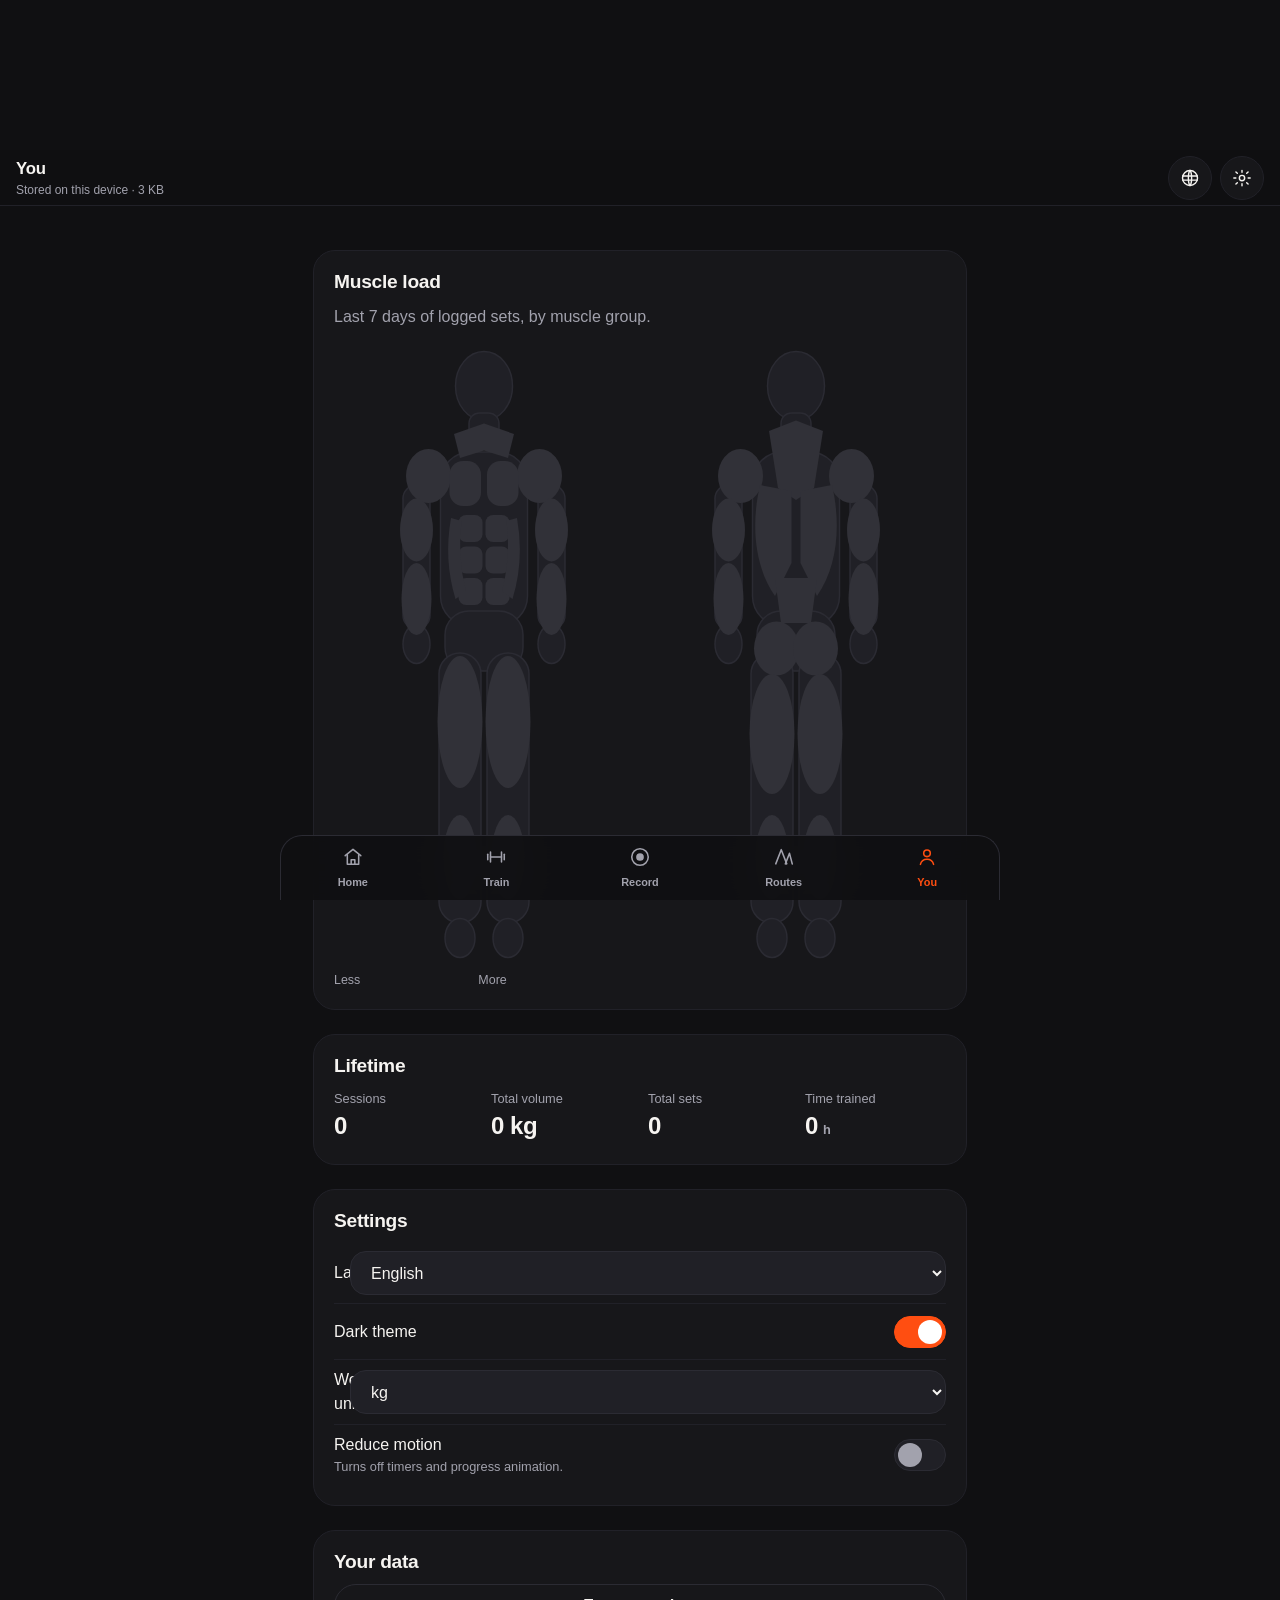
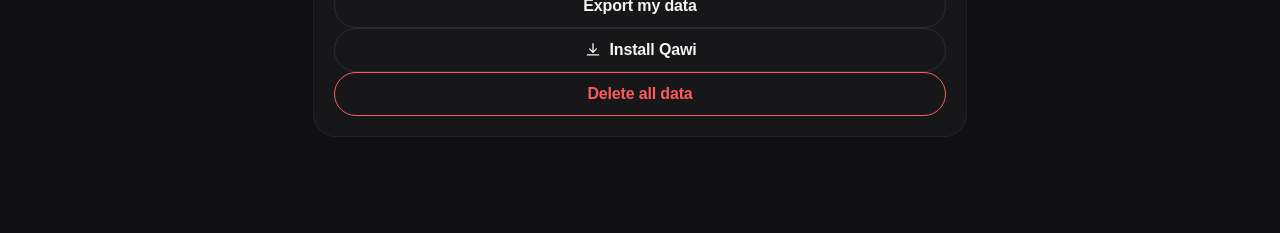
<file: you.html>
<!DOCTYPE html>
<html lang="en" dir="ltr">
<head>
  <meta charset="utf-8">
  <!-- viewport-fit=cover lets the layout extend under the notch / home
       indicator; CSS then pads with env(safe-area-inset-*). -->
  <meta name="viewport" content="width=device-width, initial-scale=1, viewport-fit=cover">
  <title>Qawi — You</title>
  <meta name="description" content="Your muscle load map, lifetime totals and app settings.">
  <meta name="theme-color" content="#101012" media="(prefers-color-scheme: dark)">
  <meta name="theme-color" content="#ffffff" media="(prefers-color-scheme: light)">
  <meta name="color-scheme" content="dark light">

  <!-- Content Security Policy. No inline script, no third-party origin: the app
       is entirely first-party, which is what makes this policy this tight.
       In production, send these as HTTP headers as well (a meta CSP cannot
       carry frame-ancestors or report-to). -->
  <meta http-equiv="Content-Security-Policy" content="default-src 'self'; script-src 'self'; style-src 'self'; img-src 'self' data:; font-src 'self'; connect-src 'self'; manifest-src 'self'; base-uri 'none'; form-action 'self'; object-src 'none'">
  <meta name="referrer" content="strict-origin-when-cross-origin">

  <link rel="manifest" href="./manifest.webmanifest">
  <link rel="icon" href="./icons/icon.svg" type="image/svg+xml">
  <link rel="apple-touch-icon" href="./icons/apple-touch-icon.png">
  <meta name="apple-mobile-web-app-capable" content="yes">
  <meta name="apple-mobile-web-app-title" content="Qawi">
  <meta name="apple-mobile-web-app-status-bar-style" content="black-translucent">

  <link rel="stylesheet" href="./css/app.css">
  <script src="./js/boot.js"></script>
</head>
<body>
  <!-- Icon sprite. Inlined per document rather than referenced as an external
       file because WebKit's support for cross-document <use href> has been
       unreliable; inlining costs ~1 KB gzipped and always renders. -->
  <svg style="position:absolute;width:0;height:0;overflow:hidden" aria-hidden="true" focusable="false" xmlns="http://www.w3.org/2000/svg">
    <symbol id="i-home" viewBox="0 0 24 24" fill="none" stroke="currentColor" stroke-width="1.7" stroke-linecap="round" stroke-linejoin="round"><path d="M3.5 10.6 12 3.6l8.5 7"/><path d="M5.8 9.6V20h12.4V9.6"/><path d="M10 20v-5h4v5"/></symbol>
    <symbol id="i-train" viewBox="0 0 24 24" fill="none" stroke="currentColor" stroke-width="1.7" stroke-linecap="round" stroke-linejoin="round"><path d="M3 9v6"/><path d="M6 6.5v11"/><path d="M18 6.5v11"/><path d="M21 9v6"/><path d="M6 12h12"/></symbol>
    <symbol id="i-record" viewBox="0 0 24 24" fill="none" stroke="currentColor" stroke-width="1.7"><circle cx="12" cy="12" r="9"/><circle cx="12" cy="12" r="4.2" fill="currentColor" stroke="none"/></symbol>
    <symbol id="i-routes" viewBox="0 0 24 24" fill="none" stroke="currentColor" stroke-width="1.7" stroke-linecap="round" stroke-linejoin="round"><path d="M3 19.5 9 4l6 15.5"/><path d="M13.5 19.5 18 8l3 11.5"/></symbol>
    <symbol id="i-you" viewBox="0 0 24 24" fill="none" stroke="currentColor" stroke-width="1.7" stroke-linecap="round" stroke-linejoin="round"><circle cx="12" cy="8" r="3.6"/><path d="M4.8 20c.9-3.7 3.7-5.6 7.2-5.6s6.3 1.9 7.2 5.6"/></symbol>
    <symbol id="i-chevron" viewBox="0 0 24 24" fill="none" stroke="currentColor" stroke-width="2" stroke-linecap="round" stroke-linejoin="round"><path d="M15 5 8 12l7 7"/></symbol>
    <symbol id="i-globe" viewBox="0 0 24 24" fill="none" stroke="currentColor" stroke-width="1.7" stroke-linecap="round"><circle cx="12" cy="12" r="9"/><path d="M3.2 9.5h17.6M3.2 14.5h17.6"/><path d="M12 3c2.6 3 2.6 15 0 18M12 3c-2.6 3-2.6 15 0 18"/></symbol>
    <symbol id="i-gear" viewBox="0 0 24 24" fill="none" stroke="currentColor" stroke-width="1.7" stroke-linecap="round" stroke-linejoin="round"><circle cx="12" cy="12" r="3.2"/><path d="M12 2.8v2.4M12 18.8v2.4M4.6 12H2.2M21.8 12h-2.4M6.4 6.4 4.7 4.7M19.3 19.3l-1.7-1.7M17.6 6.4l1.7-1.7M4.7 19.3l1.7-1.7"/></symbol>
    <symbol id="i-play" viewBox="0 0 24 24" fill="currentColor"><path d="M8 5.5v13l11-6.5z"/></symbol>
    <symbol id="i-check" viewBox="0 0 24 24" fill="none" stroke="currentColor" stroke-width="2.2" stroke-linecap="round" stroke-linejoin="round"><path d="M4.5 12.5 9.5 17.5 19.5 7"/></symbol>
    <symbol id="i-bookmark" viewBox="0 0 24 24" fill="none" stroke="currentColor" stroke-width="1.7" stroke-linejoin="round"><path d="M6.5 4h11v16l-5.5-4-5.5 4z"/></symbol>
    <symbol id="i-install" viewBox="0 0 24 24" fill="none" stroke="currentColor" stroke-width="1.7" stroke-linecap="round" stroke-linejoin="round"><path d="M12 3.5v11"/><path d="M7.5 10.5 12 15l4.5-4.5"/><path d="M4.5 18.5h15"/></symbol>
    <symbol id="i-flame" viewBox="0 0 24 24" fill="none" stroke="currentColor" stroke-width="1.7" stroke-linejoin="round"><path d="M12 3c3 3.4 5.5 6 5.5 9.5A5.5 5.5 0 0 1 12 18a5.5 5.5 0 0 1-5.5-5.5C6.5 9 9 6.4 12 3z"/></symbol>
    <symbol id="i-clock" viewBox="0 0 24 24" fill="none" stroke="currentColor" stroke-width="1.7" stroke-linecap="round"><circle cx="12" cy="12" r="8.6"/><path d="M12 7v5.2l3.4 2"/></symbol>
  </svg>

  <a class="skip-link" href="#main" data-i18n="a11y.skip">Skip to main content</a>

  <div class="app">
    <header class="topbar">
      <div class="topbar__title">
        <span data-i18n="you.title">You</span>
        <small data-i18n="you.storage">Stored on this device</small>
      </div>
      <button class="iconbtn" type="button" data-action="toggle-lang" data-i18n-attr="aria-label:a11y.lang">
        <svg viewBox="0 0 24 24" class="no-flip" aria-hidden="true"><use href="#i-globe"/></svg>
      </button>
      <a class="iconbtn" href="./you.html" data-i18n-attr="aria-label:a11y.settings">
        <svg viewBox="0 0 24 24" class="no-flip" aria-hidden="true"><use href="#i-gear"/></svg>
      </a>
    </header>

    <main class="main" id="main" tabindex="-1">
      <div class="banner banner--offline" role="status">
        <svg viewBox="0 0 24 24" width="18" height="18" aria-hidden="true"><use href="#i-clock"/></svg>
        <span data-i18n="common.offline">You are offline.</span>
      </div>

      <section class="card" aria-labelledby="load-h">
        <div class="section-head">
          <h2 id="load-h" data-i18n="you.load">Muscle load</h2>
        </div>
        <p class="hint muted" data-i18n="you.loadHint">Last 7 days of logged sets, by muscle group.</p>
        <div class="bodymap" data-bodymap style="margin-block-start:var(--s4)"></div>
        <div class="bodymap__caption">
          <span data-i18n="you.less">Less</span>
          <span class="heatkey" aria-hidden="true">
            <i style="background:var(--heat-0)"></i><i style="background:var(--heat-1)"></i><i style="background:var(--heat-2)"></i><i style="background:var(--heat-3)"></i><i style="background:var(--heat-4)"></i>
          </span>
          <span data-i18n="you.more">More</span>
        </div>
        <p class="sr-only" data-load-summary></p>
      </section>

      <section class="card">
        <div class="section-head"><h2 data-i18n="you.lifetime">Lifetime</h2></div>
        <div class="stat-grid" data-lifetime></div>
      </section>

      <section class="card">
        <div class="section-head"><h2 data-i18n="you.settings">Settings</h2></div>

        <div class="row">
          <label class="row__text" for="lang" data-i18n="you.language">Language</label>
          <select class="input" style="inline-size:auto" id="lang">
            <option value="en">English</option>
            <option value="ar">العربية</option>
          </select>
        </div>

        <div class="row">
          <span class="row__text" id="theme-label" data-i18n="you.theme">Dark theme</span>
          <span class="switch">
            <input type="checkbox" id="theme" aria-labelledby="theme-label">
            <span class="switch__track" aria-hidden="true"></span>
          </span>
        </div>

        <div class="row">
          <label class="row__text" for="units" data-i18n="you.units">Weight units</label>
          <select class="input" style="inline-size:auto" id="units">
            <option value="kg">kg</option>
            <option value="lb">lb</option>
          </select>
        </div>

        <div class="row">
          <span class="row__text" id="motion-label">
            <span data-i18n="you.reduceMotion">Reduce motion</span>
            <small data-i18n="you.reduceMotionHint">Turns off timers and progress animation.</small>
          </span>
          <span class="switch">
            <input type="checkbox" id="motion" aria-labelledby="motion-label">
            <span class="switch__track" aria-hidden="true"></span>
          </span>
        </div>
      </section>

      <section class="card">
        <div class="section-head"><h2 data-i18n="you.data">Your data</h2></div>
        <div style="display:grid;gap:var(--s3)">
          <button class="btn btn--ghost btn--block" data-action="export" data-i18n="you.export">Export my data</button>
          <button class="btn btn--ghost btn--block" data-action="install" hidden>
            <svg viewBox="0 0 24 24" aria-hidden="true"><use href="#i-install"/></svg>
            <span data-i18n="common.install">Install Qawi</span>
          </button>
          <button class="btn btn--danger btn--block" data-action="clear" data-i18n="you.clear">Delete all data</button>
        </div>
      </section>
    </main>

    <nav class="tabbar" aria-label="Primary" data-i18n-attr="aria-label:a11y.primary">
      <a class="tab" href="./index.html" data-tab="home">
        <svg viewBox="0 0 24 24" aria-hidden="true"><use href="#i-home"/></svg>
        <span class="tab__label" data-i18n="nav.home">nav.home</span>
      </a>
      <a class="tab" href="./train.html" data-tab="train">
        <svg viewBox="0 0 24 24" aria-hidden="true"><use href="#i-train"/></svg>
        <span class="tab__label" data-i18n="nav.train">nav.train</span>
      </a>
      <a class="tab" href="./workout.html" data-tab="record">
        <svg viewBox="0 0 24 24" aria-hidden="true"><use href="#i-record"/></svg>
        <span class="tab__label" data-i18n="nav.record">nav.record</span>
      </a>
      <a class="tab" href="./routes.html" data-tab="routes">
        <svg viewBox="0 0 24 24" aria-hidden="true"><use href="#i-routes"/></svg>
        <span class="tab__label" data-i18n="nav.routes">nav.routes</span>
      </a>
      <a class="tab" href="./you.html" data-tab="you">
        <svg viewBox="0 0 24 24" aria-hidden="true"><use href="#i-you"/></svg>
        <span class="tab__label" data-i18n="nav.you">nav.you</span>
      </a>
    </nav>
  </div>

  <div class="toast" id="toast" role="status" aria-live="polite" data-open="false"></div>

  <script type="module" src="./js/page-you.js"></script>
</body>
</html>
</file>
<file: css/app.css>
/* =============================================================================
   QAWI — Design tokens & app shell
   -----------------------------------------------------------------------------
   Authoring rules for this file:
   1. Layout uses CSS *logical properties* (inline-start/end, margin-inline, ...)
      so the entire UI mirrors automatically when <html dir="rtl"> is set for
      Arabic. No RTL-specific stylesheet is required.
      Ref: https://developer.mozilla.org/en-US/docs/Web/CSS/CSS_logical_properties
   2. Every interactive target is >= 44x44 CSS px (WCAG 2.2 SC 2.5.8 Target Size
      requires 24x24; 44 is the Apple HIG / Material recommendation).
   3. Colour pairs are checked for >= 4.5:1 body contrast, >= 3:1 for large text
      and UI boundaries (WCAG 2.2 SC 1.4.3 / 1.4.11).
   4. Motion is opt-out via prefers-reduced-motion (WCAG 2.2 SC 2.3.3).
   ========================================================================== */

/* ---------- 1. Tokens ----------------------------------------------------- */
:root {
  /* Surface ramp — dark is the product default (matches the reference art) */
  --bg:            #101012;
  --bg-elev:       #17171a;
  --bg-elev-2:     #202026;
  --bg-sunken:     #0a0a0b;
  --line:          #2b2b33;
  --line-soft:     #212128;

  /* Ink ramp */
  --ink:           #f6f4f1;
  --ink-mute:      #a2a2ad;
  --ink-dim:       #71717c;
  --ink-invert:    #101012;

  /* Brand: ember. One accent, used for state and progress — never decoration. */
  --ember:         #ff4e11;
  --ember-bright:  #ff7a3d;
  --ember-deep:    #c8330a;
  --ember-wash:    rgba(255, 78, 17, 0.14);
  --ember-line:    rgba(255, 78, 17, 0.42);

  /* Muscle-load heat scale (cold -> hot). Also used by charts. */
  --heat-0:        #313138;
  --heat-1:        #6b3a22;
  --heat-2:        #b0490f;
  --heat-3:        #ff5f14;
  --heat-4:        #ffa02b;

  /* Semantic */
  --ok:            #37c26a;
  --warn:          #ffb020;
  --danger:        #ff5a5a;
  --offline:       #ffb020;

  /* Geometry */
  --r-lg: 22px;
  --r-md: 16px;
  --r-sm: 10px;
  --r-pill: 999px;
  --tap: 44px;

  /* Space scale (4pt base) */
  --s1: 4px;  --s2: 8px;  --s3: 12px; --s4: 16px;
  --s5: 20px; --s6: 24px; --s7: 32px; --s8: 44px;

  /* Elevation — one shadow, two intensities. No shadow on flat cards. */
  --shadow-1: 0 1px 2px rgba(0,0,0,.4);
  --shadow-2: 0 12px 32px rgba(0,0,0,.55);

  /* Type. Latin: platform grotesque. Arabic: platform Arabic UI faces first,
     which keeps the app fully offline (no webfont fetch) and renders a
     properly shaped, highly legible naskh on every target OS. */
  --font-latin: "Inter Tight", "Inter", -apple-system, BlinkMacSystemFont,
                "Segoe UI", Roboto, "Helvetica Neue", Arial, sans-serif;
  --font-arabic: "SF Arabic", "Geeza Pro", "Noto Sans Arabic", "Dubai",
                 "Segoe UI", Tahoma, sans-serif;
  --font: var(--font-latin);

  /* Numeric readouts stay tabular so timers don't jitter while counting. */
  --font-num: var(--font);

  /* Safe areas (notch / home indicator / dynamic island) */
  --safe-t: env(safe-area-inset-top, 0px);
  --safe-b: env(safe-area-inset-bottom, 0px);
  --safe-l: env(safe-area-inset-left, 0px);
  --safe-r: env(safe-area-inset-right, 0px);

  --tabbar-h: 64px;
  --topbar-h: 56px;

  color-scheme: dark;
}

/* Light theme — the training-plan and exercise references are light UIs, so
   both are first-class, not an afterthought. Toggled from Settings. */
[data-theme="light"] {
  --bg:            #ffffff;
  --bg-elev:       #f6f6f8;
  --bg-elev-2:     #ededf1;
  --bg-sunken:     #ececed;
  --line:          #dcdce2;
  --line-soft:     #e8e8ee;
  --ink:           #131316;
  --ink-mute:      #5c5c67;
  --ink-dim:       #83838f;
  --ink-invert:    #ffffff;
  --ember:         #d63b06;
  --ember-bright:  #ff5f14;
  --ember-wash:    rgba(214, 59, 6, 0.10);
  --ember-line:    rgba(214, 59, 6, 0.35);
  --heat-0:        #dededf;
  --heat-1:        #f0c3a8;
  --heat-2:        #f08a4b;
  --heat-3:        #e8511a;
  --heat-4:        #b83a06;
  --shadow-1: 0 1px 2px rgba(16,16,18,.08);
  --shadow-2: 0 12px 32px rgba(16,16,18,.14);
  color-scheme: light;
}

/* Arabic switches the whole family; letter-spacing is reset because negative
   tracking breaks Arabic joining and hurts legibility. */
:root:lang(ar), [lang="ar"] { --font: var(--font-arabic); }

/* ---------- 2. Reset ------------------------------------------------------ */
*, *::before, *::after { box-sizing: border-box; }
html { -webkit-text-size-adjust: 100%; }

body {
  margin: 0;
  font-family: var(--font);
  background: var(--bg);
  color: var(--ink);
  font-size: 16px;
  line-height: 1.5;
  overscroll-behavior-y: none;   /* no rubber-band on an app-like shell */
  -webkit-tap-highlight-color: transparent;
  text-rendering: optimizeLegibility;
}

img, svg { display: block; max-width: 100%; }
button, input, select, textarea { font: inherit; color: inherit; }

/* Visible, high-contrast focus for every keyboard user. */
:focus-visible {
  outline: 3px solid var(--ember-bright);
  outline-offset: 2px;
  border-radius: 6px;
}
:focus:not(:focus-visible) { outline: none; }

.sr-only {
  position: absolute; width: 1px; height: 1px; padding: 0; margin: -1px;
  overflow: hidden; clip: rect(0 0 0 0); white-space: nowrap; border: 0;
}

.skip-link {
  position: fixed; inset-block-start: -100px; inset-inline-start: var(--s4);
  z-index: 100; background: var(--ember); color: #fff;
  padding: var(--s3) var(--s4); border-radius: var(--r-sm); font-weight: 650;
}
.skip-link:focus { inset-block-start: calc(var(--safe-t) + var(--s2)); }

/* ---------- 3. Typography ------------------------------------------------- */
h1, h2, h3 { margin: 0; font-weight: 720; line-height: 1.12; }
h1 { font-size: clamp(1.6rem, 6.5vw, 2.1rem); letter-spacing: -0.025em; }
h2 { font-size: 1.2rem; letter-spacing: -0.015em; }
h3 { font-size: 1rem;   letter-spacing: -0.01em; }
p  { margin: 0 0 var(--s3); max-width: 62ch; }

:lang(ar) h1, :lang(ar) h2, :lang(ar) h3 { letter-spacing: 0; line-height: 1.35; }
:lang(ar) body { line-height: 1.75; }   /* Arabic needs more leading to read well */

.eyebrow { font-size: .8rem; color: var(--ink-mute); font-weight: 600; margin: 0 0 var(--s1); }
.muted   { color: var(--ink-mute); }
.num     { font-variant-numeric: tabular-nums; font-feature-settings: "tnum" 1; }

/* ---------- 4. App shell -------------------------------------------------- */
.app {
  min-height: 100dvh;                 /* dvh survives mobile URL-bar collapse */
  display: grid;
  grid-template-rows: auto 1fr auto;
}

.topbar {
  position: sticky; inset-block-start: 0; z-index: 20;
  display: flex; align-items: center; gap: var(--s2);
  min-height: calc(var(--topbar-h) + var(--safe-t));
  padding: var(--safe-t) calc(var(--s4) + var(--safe-r)) 0 calc(var(--s4) + var(--safe-l));
  background: color-mix(in srgb, var(--bg) 86%, transparent);
  backdrop-filter: saturate(140%) blur(14px);
  border-block-end: 1px solid var(--line-soft);
}
.topbar__title { flex: 1; font-size: 1.05rem; font-weight: 700; letter-spacing: -.01em; }
.topbar__title small { display: block; font-size: .75rem; font-weight: 500; color: var(--ink-mute); letter-spacing: 0; }

.iconbtn {
  min-width: var(--tap); min-height: var(--tap);
  display: grid; place-items: center;
  background: var(--bg-elev); color: var(--ink);
  border: 1px solid var(--line-soft); border-radius: var(--r-pill);
  cursor: pointer;
}
.iconbtn:active { background: var(--bg-elev-2); }
.iconbtn svg { width: 20px; height: 20px; }
/* Directional glyphs mirror in RTL; symmetric ones must opt out with .no-flip */
[dir="rtl"] .iconbtn svg:not(.no-flip) { transform: scaleX(-1); }

.main {
  padding-inline: calc(var(--s4) + var(--safe-l)) calc(var(--s4) + var(--safe-r));
  padding-block: var(--s5) calc(var(--tabbar-h) + var(--safe-b) + var(--s7));
}
.main > * + * { margin-block-start: var(--s6); }

/* ---------- 5. Bottom tab bar -------------------------------------------- */
.tabbar {
  position: fixed; inset-block-end: 0; inset-inline: 0; z-index: 30;
  display: grid; grid-template-columns: repeat(5, 1fr);
  padding-block-end: var(--safe-b);
  padding-inline: var(--safe-l) var(--safe-r);
  background: color-mix(in srgb, var(--bg) 92%, transparent);
  backdrop-filter: saturate(140%) blur(16px);
  border-block-start: 1px solid var(--line);
}
.tab {
  min-height: var(--tabbar-h);
  display: grid; place-items: center; gap: 3px;
  padding-block: var(--s2);
  color: var(--ink-mute); text-decoration: none; font-size: .68rem; font-weight: 600;
}
.tab svg { width: 22px; height: 22px; }
.tab[aria-current="page"] { color: var(--ember); }
.tab[aria-current="page"] .tab__label { font-weight: 750; }

/* ---------- 6. Cards, lists ---------------------------------------------- */
.card {
  background: var(--bg-elev);
  border: 1px solid var(--line-soft);
  border-radius: var(--r-lg);
  padding: var(--s5);
}
.card--flush { padding: 0; overflow: hidden; }
.card--quiet { background: transparent; border-color: var(--line); }

.section-head {
  display: flex; align-items: baseline; justify-content: space-between; gap: var(--s3);
  margin-block-end: var(--s3);
}
.section-head a { color: var(--ember); text-decoration: none; font-size: .85rem; font-weight: 650; }

.stat-grid { display: grid; grid-template-columns: 1fr 1fr; gap: var(--s5) var(--s4); }
.stat__label { font-size: .8rem; color: var(--ink-mute); }
.stat__value { font-size: 1.5rem; font-weight: 720; letter-spacing: -.02em; }
.stat__value span { font-size: .8rem; font-weight: 600; color: var(--ink-mute); margin-inline-start: 2px; }

/* ---------- 7. Buttons ---------------------------------------------------- */
.btn {
  display: inline-flex; align-items: center; justify-content: center; gap: var(--s2);
  min-height: var(--tap); padding-inline: var(--s6);
  border-radius: var(--r-pill); border: 1px solid transparent;
  font-weight: 700; letter-spacing: -.01em; cursor: pointer;
  background: var(--bg-elev-2); color: var(--ink);
  text-decoration: none;
}
.btn--primary { background: var(--ember); color: #fff; }
.btn--primary:active { background: var(--ember-deep); }
.btn--ghost { background: transparent; border-color: var(--line); }
.btn--danger { background: transparent; border-color: var(--danger); color: var(--danger); }
.btn--block { display: flex; width: 100%; }
.btn[disabled] { opacity: .45; cursor: not-allowed; }
.btn svg { width: 18px; height: 18px; }

/* ---------- 8. Chips / filters ------------------------------------------- */
.chips { display: flex; gap: var(--s2); overflow-x: auto; scrollbar-width: none;
         padding-block-end: var(--s1); margin-inline: calc(var(--s4) * -1); padding-inline: var(--s4); }
.chips::-webkit-scrollbar { display: none; }
.chip {
  flex: 0 0 auto; min-height: 40px; padding-inline: var(--s4);
  display: inline-flex; align-items: center; gap: var(--s2);
  border-radius: var(--r-pill); border: 1px solid var(--line);
  background: var(--bg-elev); color: var(--ink); font-size: .88rem; font-weight: 600;
  cursor: pointer; white-space: nowrap;
}
.chip[aria-pressed="true"], .chip[aria-selected="true"] {
  border-color: var(--ember-line); color: var(--ember); background: var(--ember-wash);
}

/* ---------- 9. Forms ------------------------------------------------------ */
.field { display: grid; gap: var(--s2); }
.field > label { font-weight: 650; font-size: .92rem; }
.field .hint { font-size: .82rem; color: var(--ink-mute); }
.input, select.input {
  min-height: var(--tap); width: 100%;
  background: var(--bg-elev-2); color: var(--ink);
  border: 1px solid var(--line); border-radius: var(--r-md);
  padding-inline: var(--s4); padding-block: var(--s2);
}
.input:focus-visible { border-color: var(--ember); }

.row {
  display: flex; align-items: center; gap: var(--s4);
  min-height: 56px; padding-block: var(--s2);
  border-block-end: 1px solid var(--line-soft);
}
.row:last-child { border-block-end: 0; }
.row__text { flex: 1; min-width: 0; }
.row__text small { display: block; color: var(--ink-mute); font-size: .8rem; }

/* Switch — a real checkbox underneath for screen readers and keyboards. */
.switch { position: relative; inline-size: 52px; block-size: 32px; flex: 0 0 auto; }
.switch input { position: absolute; inset: 0; opacity: 0; margin: 0; inline-size: 100%; block-size: 100%; }
.switch__track {
  position: absolute; inset: 0; border-radius: var(--r-pill);
  background: var(--bg-elev-2); border: 1px solid var(--line);
  transition: background .18s ease;
}
.switch__track::after {
  content: ""; position: absolute; inset-block-start: 3px; inset-inline-start: 3px;
  inline-size: 24px; block-size: 24px; border-radius: 50%;
  background: var(--ink-mute); transition: transform .18s ease, background .18s ease;
}
.switch input:checked + .switch__track { background: var(--ember); border-color: var(--ember); }
.switch input:checked + .switch__track::after { background: #fff; transform: translateX(20px); }
[dir="rtl"] .switch input:checked + .switch__track::after { transform: translateX(-20px); }
.switch input:focus-visible + .switch__track { outline: 3px solid var(--ember-bright); outline-offset: 2px; }

/* Day picker (training plan) */
.daypicker { display: grid; grid-template-columns: repeat(7, 1fr); gap: var(--s2); text-align: center; }
.daypicker__head { font-size: .78rem; color: var(--ink-mute); font-weight: 650; }
.day {
  inline-size: 100%; aspect-ratio: 1; max-inline-size: 46px; min-block-size: 44px;
  margin-inline: auto; border-radius: 50%;
  border: 2px solid var(--line); background: transparent; color: var(--ink-mute);
  font-weight: 700; cursor: pointer;
}
.day[aria-pressed="true"] { background: var(--ember); border-color: var(--ember); color: #fff; }
.day[data-long="true"] { box-shadow: 0 0 0 2px var(--ok); }

/* ---------- 10. Rings & progress ----------------------------------------- */
.rings { display: grid; grid-template-columns: repeat(3, 1fr); gap: var(--s3); text-align: center; }
.ring { position: relative; inline-size: 100%; max-inline-size: 104px; margin-inline: auto; aspect-ratio: 1; }
.ring svg { inline-size: 100%; block-size: 100%; transform: rotate(-90deg); }
.ring__track { fill: none; stroke: var(--bg-elev-2); stroke-width: 7; }
.ring__bar   { fill: none; stroke: var(--ember); stroke-width: 7; stroke-linecap: round;
               transition: stroke-dashoffset .35s ease; }
.ring__value {
  position: absolute; inset: 0; display: grid; place-items: center;
  font-size: 1.35rem; font-weight: 720; letter-spacing: -.02em;
}
.ring__caption { font-size: .78rem; color: var(--ink-mute); margin-block-start: var(--s2); }

.meter { block-size: 8px; background: var(--bg-elev-2); border-radius: var(--r-pill); overflow: hidden; }
.meter__fill { block-size: 100%; background: var(--ember); border-radius: inherit;
               transition: inline-size .3s ease; }

/* ---------- 11. Body heat map -------------------------------------------- */
.bodymap { display: grid; grid-template-columns: 1fr 1fr; gap: var(--s3); }
.bodymap svg { inline-size: 100%; height: auto; }
.bodymap__caption { grid-column: 1 / -1; display: flex; align-items: center;
                    gap: var(--s2); font-size: .78rem; color: var(--ink-mute); }
.heatkey { display: flex; gap: 3px; }
.heatkey i { inline-size: 18px; block-size: 8px; border-radius: 2px; display: block; }
.muscle { transition: fill .4s ease; }

/* ---------- 12. Route map ------------------------------------------------- */
.mapcanvas { position: relative; border-radius: var(--r-lg); overflow: hidden;
             background: var(--bg-sunken); border: 1px solid var(--line-soft); }
.mapcanvas svg { inline-size: 100%; height: auto; }
.mapcanvas__overlay { position: absolute; inset-block-end: var(--s3); inset-inline: var(--s3); }

.route { display: flex; gap: var(--s4); align-items: center; padding: var(--s3) 0;
         border-block-end: 1px solid var(--line-soft); text-decoration: none; color: inherit; }
.route:last-child { border-block-end: 0; }
.route__thumb { inline-size: 76px; block-size: 76px; flex: 0 0 auto; border-radius: var(--r-md);
                background: var(--bg-elev-2); overflow: hidden; }
.route__meta { font-size: .84rem; color: var(--ink-mute); display: flex; flex-wrap: wrap; gap: var(--s3); }
.route__tag { color: var(--ember); font-weight: 650; font-size: .82rem; }

/* ---------- 13. Feed / activity ------------------------------------------ */
.activity__head { display: flex; align-items: center; gap: var(--s3); margin-block-end: var(--s3); }
.avatar { inline-size: 40px; block-size: 40px; border-radius: var(--r-sm); background: var(--ember-wash);
          display: grid; place-items: center; font-weight: 750; color: var(--ember); flex: 0 0 auto; }

/* ---------- 14. Status: offline / toast / empty -------------------------- */
.banner {
  display: none; align-items: center; gap: var(--s3);
  padding: var(--s3) var(--s4); border-radius: var(--r-md);
  background: color-mix(in srgb, var(--warn) 16%, transparent);
  border: 1px solid color-mix(in srgb, var(--warn) 45%, transparent);
  font-size: .88rem;
}
body.is-offline .banner--offline { display: flex; }

.toast {
  position: fixed; inset-inline: var(--s4);
  inset-block-end: calc(var(--tabbar-h) + var(--safe-b) + var(--s4));
  z-index: 60; margin-inline: auto; max-inline-size: 420px;
  background: var(--bg-elev-2); color: var(--ink);
  border: 1px solid var(--line); border-radius: var(--r-md);
  padding: var(--s3) var(--s4); box-shadow: var(--shadow-2);
  transform: translateY(12px); opacity: 0; pointer-events: none;
  transition: opacity .2s ease, transform .2s ease;
}
.toast[data-open="true"] { opacity: 1; transform: none; }

.empty { text-align: center; padding: var(--s7) var(--s4); color: var(--ink-mute); }
.empty h3 { color: var(--ink); margin-block-end: var(--s2); }

/* ---------- 15. Motion ---------------------------------------------------- */
@media (prefers-reduced-motion: reduce) {
  *, *::before, *::after {
    animation-duration: .001ms !important; animation-iteration-count: 1 !important;
    transition-duration: .001ms !important; scroll-behavior: auto !important;
  }
}

/* ---------- 16. Larger viewports (foldables, tablets) -------------------- */
@media (min-width: 640px) {
  .main { max-inline-size: 720px; margin-inline: auto; }
  .tabbar { max-inline-size: 720px; margin-inline: auto; border-radius: var(--r-lg) var(--r-lg) 0 0;
            border-inline: 1px solid var(--line); }
  .stat-grid { grid-template-columns: repeat(4, 1fr); }
}

/* High-contrast / forced colours: keep structure visible. */
@media (forced-colors: active) {
  .card, .chip, .btn, .tabbar { border: 1px solid CanvasText; }
}
</file>
